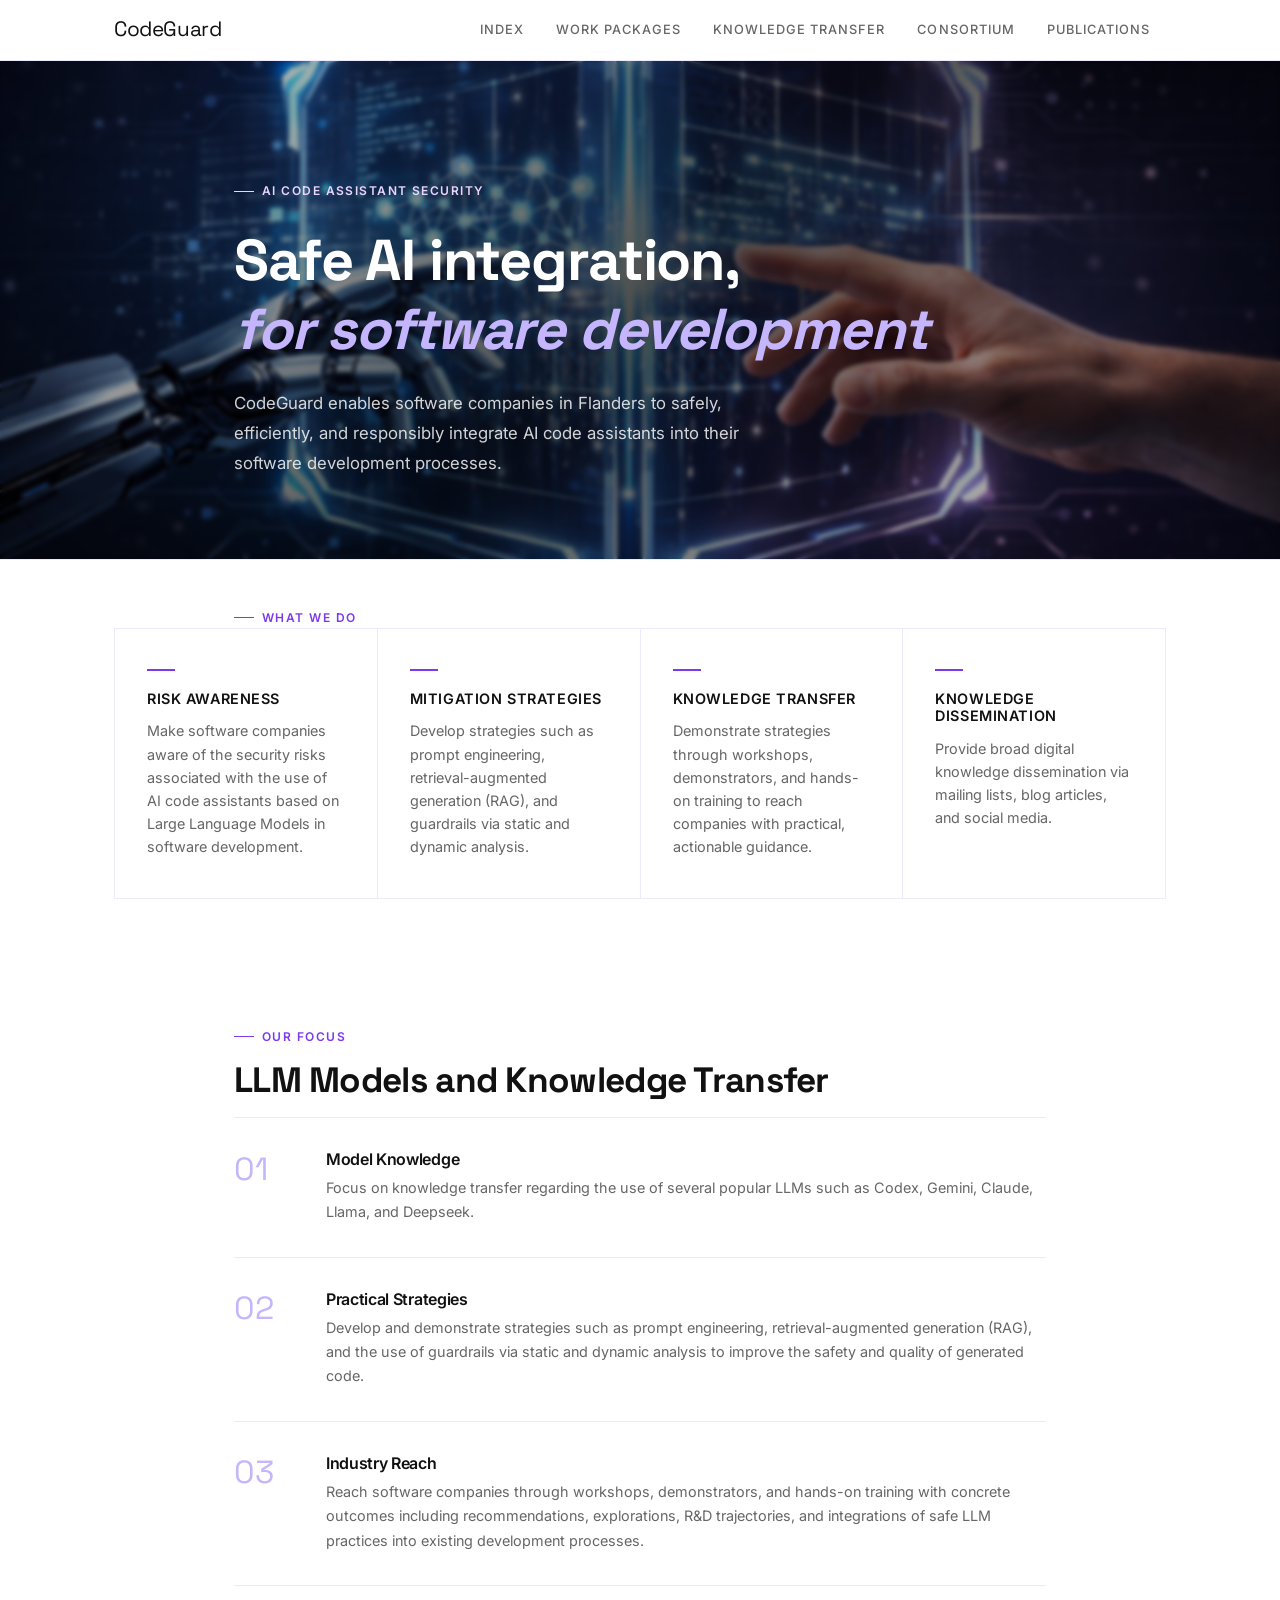
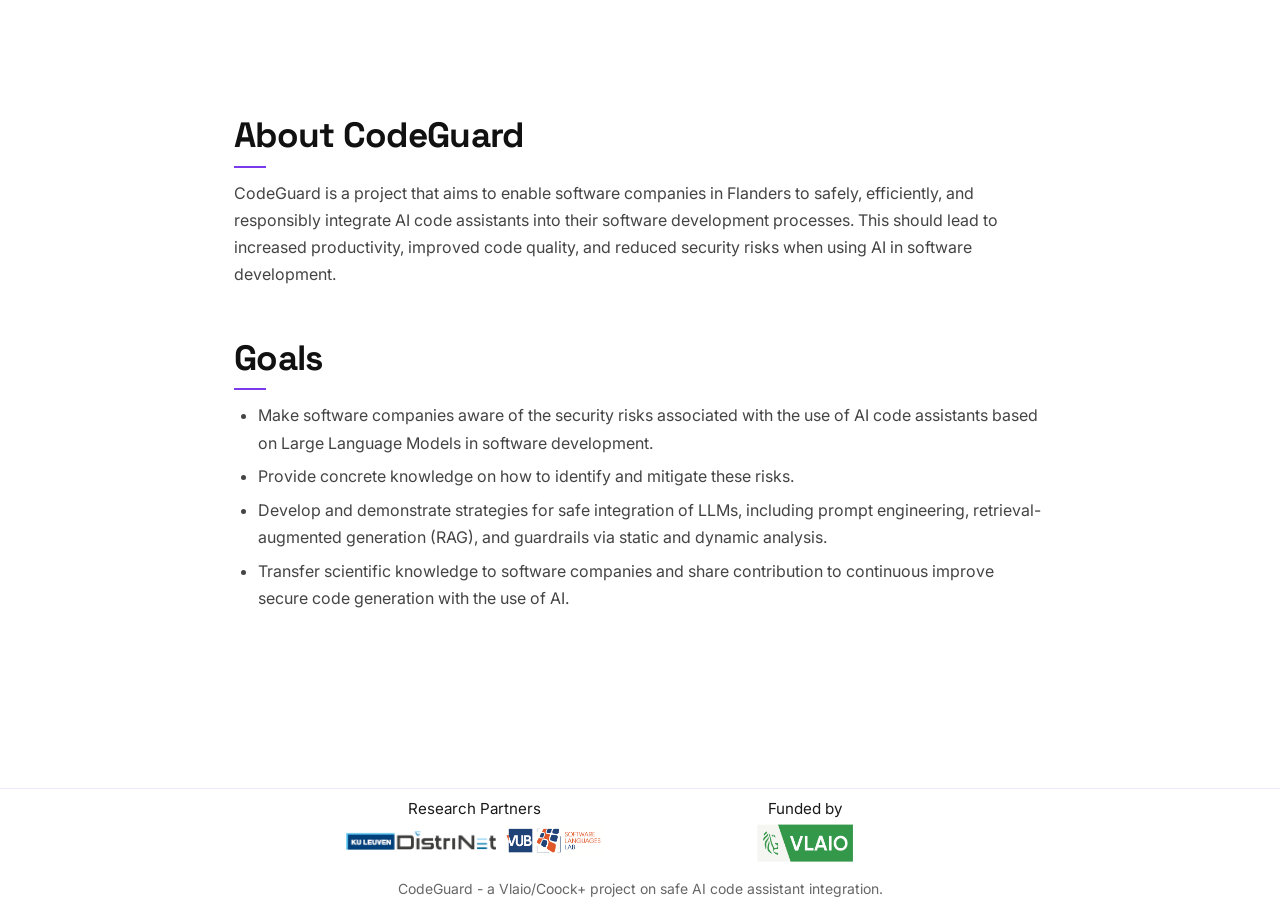
<file: index.html>
<!doctype html>
<html lang="en">

<head>
    <meta charset="utf-8" />
    <meta name="viewport" content="width=device-width, initial-scale=1" />
    <title>
        CodeGuard — Safe Deployment of AI Code Assistants in Software
        Development
    </title>
    <meta name="description"
        content="CodeGuard enables software companies in Flanders to safely, efficiently, and responsibly integrate AI code assistants into their software development processes." />
    <link rel="stylesheet" href="style.css" />
</head>

<body>
    <header class="site-header">
        <div class="container--wide">
            <div class="nav-inner">
                <a class="site-brand" href="index.html">CodeGuard</a>
                <input type="checkbox" id="nav-toggle" class="nav-toggle">
                <label for="nav-toggle" class="nav-toggle-label">
                    <span></span>
                </label>
                <nav class="site-nav">
                    <a href="index.html">Index</a>
                    <a href="workpackages.html">Work Packages</a>
                    <a href="knowledge-transfer.html">Knowledge Transfer</a>
                    <a href="consortium.html">Consortium</a>
                    <a href="publications.html">Publications</a>
                </nav>
            </div>
        </div>
    </header>

    <main>
        <!-- Hero -->
        <section class="hero">
            <div class="container">
                <div class="hero__label">AI Code Assistant Security</div>
                <h1>
                    Safe AI integration,<br /><em>for software development</em>
                </h1>
                <p class="hero__sub">
                    CodeGuard enables software companies in Flanders to
                    safely, efficiently, and responsibly integrate AI code
                    assistants into their software development processes.
                </p>
            </div>
        </section>

        <!-- Key capabilities -->
        <section class="section--sm">
            <div class="container">
                <p class="section-label">What we do</p>
            </div>
            <div class="container--wide">
                <div class="feature-grid">
                    <div class="feature-card">
                        <div class="feature-card__marker"></div>
                        <h3>Risk Awareness</h3>
                        <p>
                            Make software companies aware of the security
                            risks associated with the use of AI code
                            assistants based on Large Language Models in
                            software development.
                        </p>
                    </div>
                    <div class="feature-card">
                        <div class="feature-card__marker"></div>
                        <h3>Mitigation Strategies</h3>
                        <p>
                            Develop strategies such as prompt engineering,
                            retrieval-augmented generation (RAG), and
                            guardrails via static and dynamic analysis.
                        </p>
                    </div>
                    <div class="feature-card">
                        <div class="feature-card__marker"></div>
                        <h3>Knowledge Transfer</h3>
                        <p>
                            Demonstrate strategies through workshops,
                            demonstrators, and hands-on training to reach
                            companies with practical, actionable guidance.
                        </p>
                    </div>
                    <div class="feature-card">
                        <div class="feature-card__marker"></div>
                        <h3>Knowledge Dissemination</h3>
                        <p>
                            Provide broad digital knowledge dissemination
                            via mailing lists, blog articles, and social
                            media.
                        </p>
                    </div>
                </div>
            </div>
        </section>

        <!-- Three-level approach -->
        <section class="section" id="about">
            <div class="container">
                <p class="section-label">Our focus</p>
                <h2>LLM Models and Knowledge Transfer</h2>
                <div class="step-list">
                    <div class="step-item">
                        <div class="step-number">01</div>
                        <div class="step-content">
                            <h3>Model Knowledge</h3>
                            <p>
                                Focus on knowledge transfer regarding the
                                use of several popular LLMs such as Codex,
                                Gemini, Claude, Llama, and Deepseek.
                            </p>
                        </div>
                    </div>
                    <div class="step-item">
                        <div class="step-number">02</div>
                        <div class="step-content">
                            <h3>Practical Strategies</h3>
                            <p>
                                Develop and demonstrate strategies such as
                                prompt engineering, retrieval-augmented
                                generation (RAG), and the use of guardrails
                                via static and dynamic analysis to improve
                                the safety and quality of generated code.
                            </p>
                        </div>
                    </div>
                    <div class="step-item">
                        <div class="step-number">03</div>
                        <div class="step-content">
                            <h3>Industry Reach</h3>
                            <p>
                                Reach software companies through
                                workshops, demonstrators, and hands-on
                                training with concrete outcomes including
                                recommendations, explorations, R&D
                                trajectories, and integrations of safe LLM
                                practices into existing development
                                processes.
                            </p>
                        </div>
                    </div>
                </div>
            </div>
        </section>

        <!-- About prose -->
        <section class="section" style="padding-top: 0">
            <div class="container prose">
                <h2>About CodeGuard</h2>
                <p>
                    CodeGuard is a project that aims to enable software
                    companies in Flanders to safely, efficiently, and
                    responsibly integrate AI code assistants into their
                    software development processes. This should lead to
                    increased productivity, improved code quality, and
                    reduced security risks when using AI in software
                    development.
                </p>

                <h2>Goals</h2>
                <ul>
                    <li>
                        Make software companies aware of the security risks
                        associated with the use of AI code assistants based
                        on Large Language Models in software development.
                    </li>
                    <li>
                        Provide concrete knowledge on how to identify and
                        mitigate these risks.
                    </li>
                    <li>
                        Develop and demonstrate strategies for safe
                        integration of LLMs, including prompt engineering,
                        retrieval-augmented generation (RAG), and guardrails
                        via static and dynamic analysis.
                    </li>
                    <li>
                        Transfer scientific knowledge to software companies and share contribution to continuous improve
                        secure code generation with the use of AI.
                    </li>
                </ul>
            </div>
        </section>
    </main>

    <footer class="site-footer" style="padding: 0.5em 0 0.5em 0; font-size: 0.95em">
        <div class="wrapper" style="padding: 0">
            <div class="footer-row" style="
                        display: flex;
                        flex-direction: row;
                        align-items: flex-start;
                        justify-content: center;
                        gap: 2em;
                        flex-wrap: nowrap;
                    ">
                <!-- Research Partners Column -->
                <div style="
                            display: flex;
                            flex-direction: column;
                            align-items: center;
                            flex: 1;
                            min-width: 220px;
                            max-width: 300px;
                        ">
                    <div class="footer-partners-title" style="
                                font-size: 1em;
                                text-align: center;
                                margin-bottom: 0.1em;
                            ">
                        Research Partners
                    </div>
                    <div class="footer-logos" style="
                                display: flex;
                                gap: 0.5em;
                                align-items: center;
                                justify-content: center;
                                width: 100%;
                            ">
                        <a href="https://research.kuleuven.be/portal/en/unit/57194442" target="_blank"
                            rel="noopener noreferrer" title="KU Leuven DistriNet">
                            <img src="/assets/images/kul_distrinet.png" alt="KU Leuven DistriNet"
                                style="max-height: 50px; max-width: 150px" />
                        </a>
                        <a href="https://soft.vub.ac.be/" target="_blank" rel="noopener noreferrer"
                            title="VUB Software Languages Lab">
                            <img src="/assets/images/vub_soft.png" alt="VUB Software Languages Lab"
                                style="max-height: 40px; max-width: 100px" />
                        </a>
                    </div>
                </div>
                <!-- Funded By Column -->
                <div style="
                            display: flex;
                            flex-direction: column;
                            align-items: center;
                            flex: 1;
                            min-width: 220px;
                            max-width: 300px;
                        ">
                    <div class="footer-partners-title" style="
                                font-size: 1em;
                                text-align: center;
                                margin-bottom: 0.1em;
                            ">
                        Funded by
                    </div>
                    <div class="footer-logo-funded" style="
                                display: flex;
                                align-items: center;
                                justify-content: center;
                                width: 100%;
                            ">
                        <a href="https://www.vlaio.be/" target="_blank" rel="noopener noreferrer"
                            title="VLAIO - Flanders Innovation & Entrepreneurship">
                            <img src="/assets/images/vlaio.png" alt="VLAIO"
                                style="max-height: 38px; max-width: 110px" />
                        </a>
                    </div>
                </div>
            </div>
            <div style="
                        text-align: center;
                        font-size: 0.92em;
                        color: #666;
                        margin-top: 0.5em;
                    ">
                CodeGuard - a Vlaio/Coock+ project on safe AI code assistant
                integration.
            </div>
        </div>
    </footer>
</body>

</html>
</file>
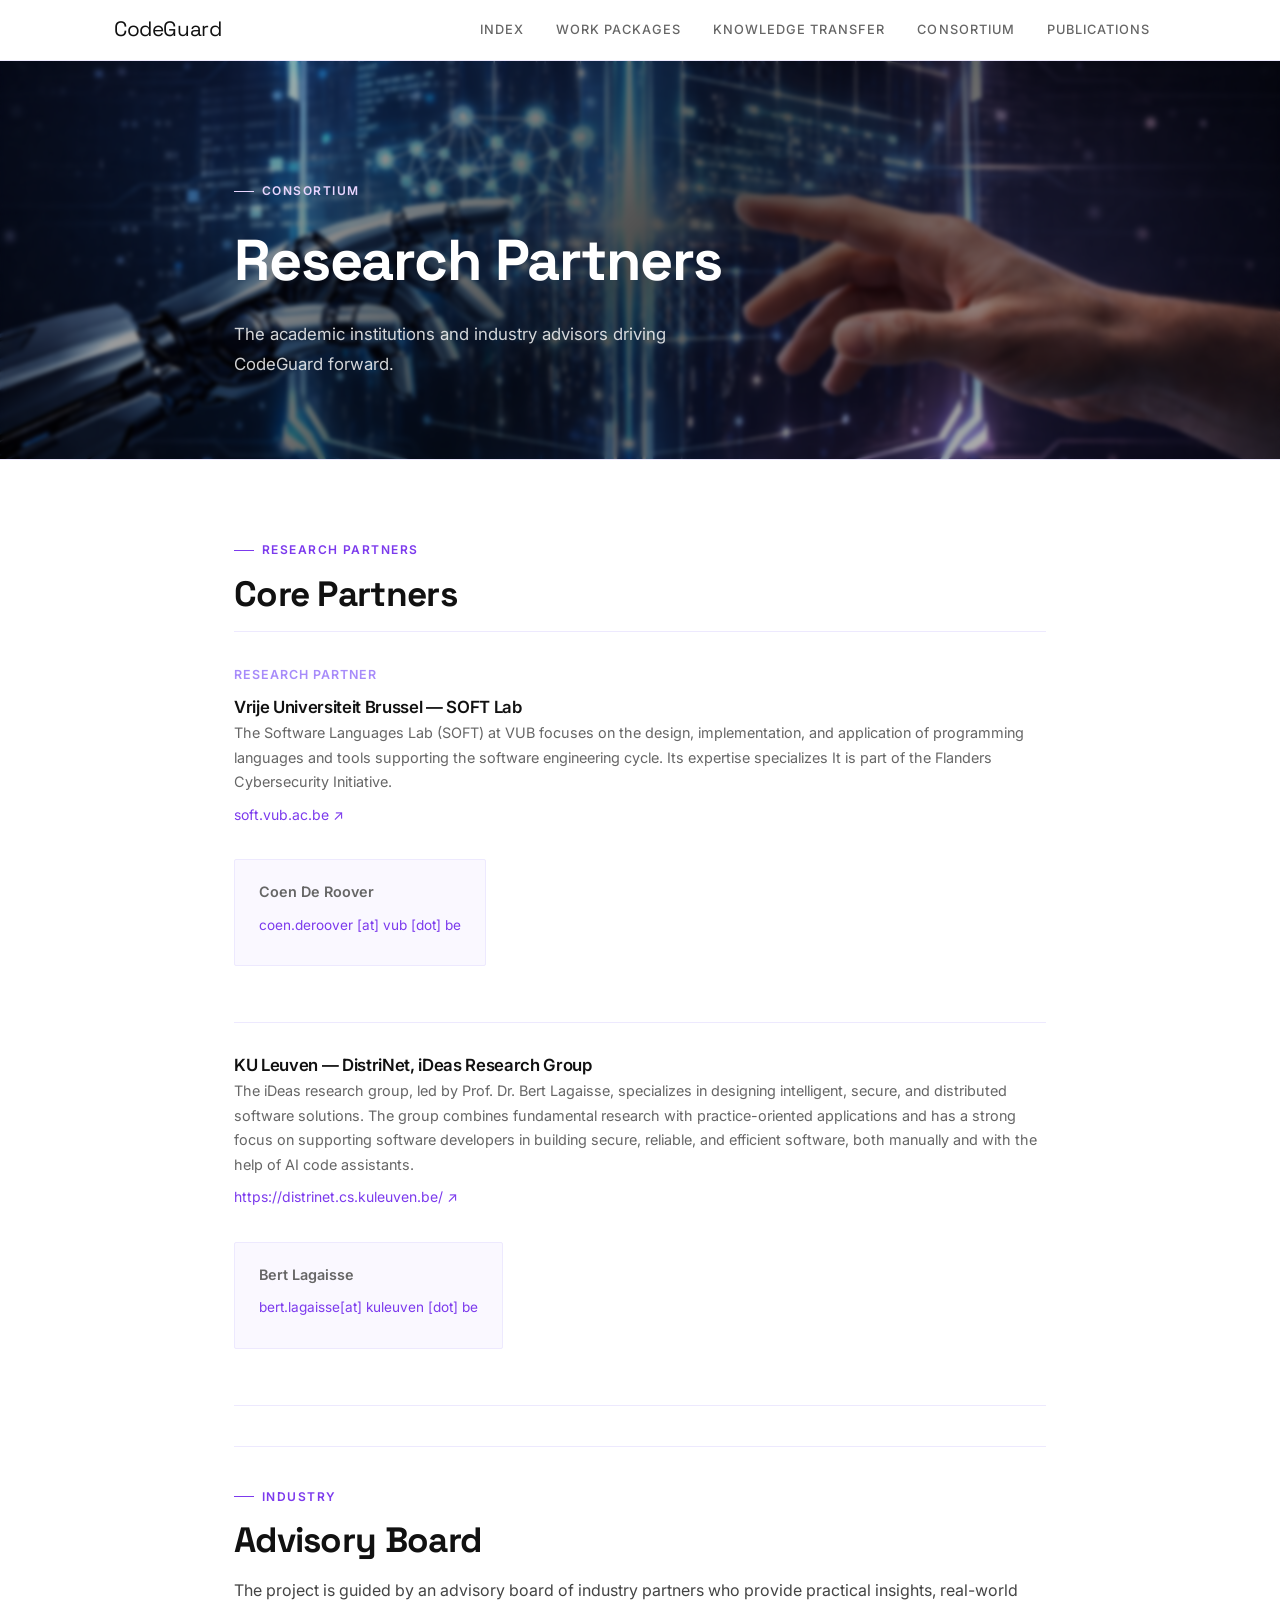
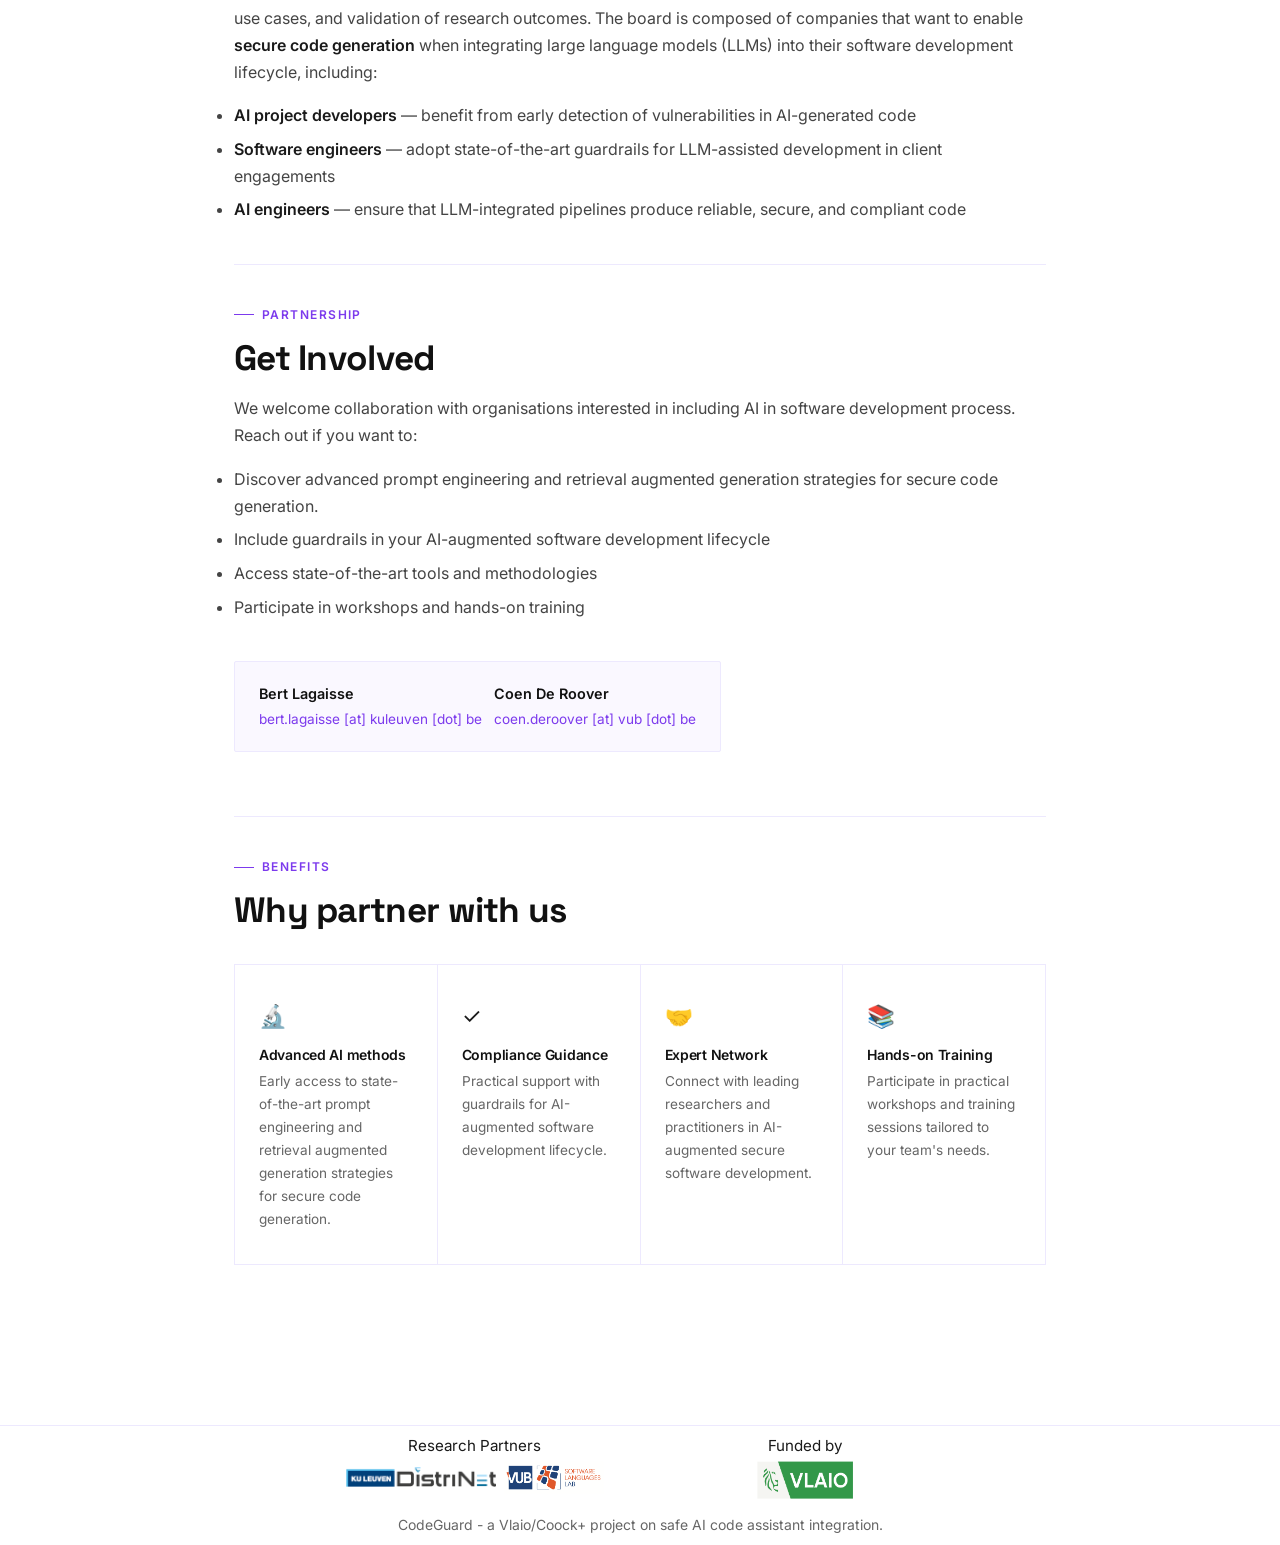
<file: consortium.html>
<!DOCTYPE html>
<html lang="en">

<head>
  <meta charset="utf-8">
  <meta name="viewport" content="width=device-width, initial-scale=1">
  <title>Consortium — CodeGuard</title>
  <meta name="description" content="The research institutions and industry partners driving the CodeGuard project.">
  <link rel="stylesheet" href="style.css">
</head>

<body>

  <header class="site-header">
    <div class="container--wide">
      <div class="nav-inner">
        <a class="site-brand" href="index.html">CodeGuard</a>
        <input type="checkbox" id="nav-toggle" class="nav-toggle">
        <label for="nav-toggle" class="nav-toggle-label">
            <span></span>
        </label>
        <nav class="site-nav">
          <a href="index.html">Index</a>
          <a href="workpackages.html">Work Packages</a>
          <a href="knowledge-transfer.html">Knowledge Transfer</a>
          <a href="consortium.html">Consortium</a>
          <a href="publications.html">Publications</a>
        </nav>
      </div>
    </div>
  </header>

  <main>

    <div class="hero">
      <div class="container">
        <p class="hero__label">Consortium</p>
        <h1>Research Partners</h1>
        <p class="hero__sub">The academic institutions and industry advisors driving CodeGuard forward.</p>
      </div>
    </div>

    <section class="section">
      <div class="container">

        <p class="section-label">Research Partners</p>
        <h2>Core Partners</h2>

        <div class="card-list">
          <div class="partner-card">
            <p class="partner-role">Research Partner</p>
            <h3>Vrije Universiteit Brussel — SOFT Lab</h3>
            <p>
              The Software Languages Lab (SOFT) at VUB focuses on the design, implementation, and
              application of programming languages and tools supporting the software engineering cycle. Its expertise
              specializes
              It is part of the Flanders Cybersecurity Initiative.
            </p>
            <p>
              <a href="https://soft.vub.ac.be/" target="_blank" rel="noopener noreferrer">
                soft.vub.ac.be ↗
              </a>
            </p>
            <div class="contact-box">
              <div>
                <p class="contact-box__name">Coen De Roover</p>
                <p class="contact-box__detail">
                  <a href="#" onclick="window.location.href='mailto:'+'coen.deroover'+'@'+'vub.be';return false;">
                    coen.deroover [at] vub [dot] be
                  </a>
                </p>
              </div>
            </div>
          </div>

          <div class="partner-card">
            <h3>KU Leuven — DistriNet, iDeas Research Group</h3>
            <p>
              The iDeas research group, led by Prof. Dr. Bert Lagaisse, specializes in designing intelligent, secure,
              and distributed software solutions.
              The group combines fundamental research with practice-oriented applications and has a strong focus on
              supporting software developers
              in building secure, reliable, and efficient software, both manually and with the help of AI code
              assistants.
            </p>
            <p>
              <a href="https://distrinet.cs.kuleuven.be/" target="_blank" rel="noopener noreferrer">
                https://distrinet.cs.kuleuven.be/ ↗
              </a>
            </p>
            <div class="contact-box">
              <div>
                <p class="contact-box__name"> Bert Lagaisse</p>
                <p class="contact-box__detail">
                  <a href="#" onclick="window.location.href='mailto:'+'bert.lagaisse'+'@'+'kuleuven.be';return false;">
                    bert.lagaisse[at] kuleuven [dot] be
                  </a>
                </p>
              </div>
            </div>
          </div>



        </div>

        <hr>

        <p class="section-label">Industry</p>
        <h2>Advisory Board</h2>
        <p>
          The project is guided by an advisory board of industry partners who provide practical
          insights, real-world use cases, and validation of research outcomes.
          The board is composed of companies that want to enable <strong>secure code generation</strong>
          when integrating large language models (LLMs) into their software development lifecycle, including:
        </p>
        <ul style="margin: 1rem 0 2.5rem;">
          <li><strong>AI project developers</strong> — benefit from early detection of vulnerabilities in AI-generated
            code</li>
          <li><strong>Software engineers</strong> — adopt state-of-the-art guardrails for LLM-assisted development in
            client engagements</li>
          <li><strong>AI engineers</strong> — ensure that LLM-integrated pipelines produce reliable, secure, and
            compliant code</li>
        </ul>

        <hr>

        <p class="section-label">Partnership</p>
        <h2>Get Involved</h2>
        <p>We welcome collaboration with organisations interested in including AI in software development process. Reach
          out if you want to:</p>
        <ul style="margin: 1rem 0;">
          <li>Discover advanced prompt engineering and retrieval augmented generation strategies for secure code
            generation.</li>
          <li>Include guardrails in your AI-augmented software development lifecycle</li>
          <li>Access state-of-the-art tools and methodologies</li>
          <li>Participate in workshops and hands-on training</li>
        </ul>

        <div class="contact-box" style="margin-top:1.5rem;">

          <div>

            <p class="contact-box__name">Bert Lagaisse</p>
            <p class="contact-box__detail">
              <a href="#" onclick="window.location.href='mailto:'+'bert.lagaisse'+'@'+'kuleuven.be';return false;">
                bert.lagaisse [at] kuleuven [dot] be
              </a>
            </p>
          </div>
          <div>
            <p class="contact-box__name">Coen De Roover</p>
            <p class="contact-box__detail">
              <a href="#" onclick="window.location.href='mailto:'+'coen.deroover'+'@'+'vub.be';return false;">
                coen.deroover [at] vub [dot] be
              </a>
            </p>
          </div>
        </div>

        <hr>

        <p class="section-label">Benefits</p>
        <h2>Why partner with us</h2>

        <div class="benefit-grid">
          <div class="benefit-item">
            <div class="benefit-item__icon">🔬</div>
            <h4>Advanced AI methods</h4>
            <p>Early access to state-of-the-art prompt engineering and retrieval augmented generation strategies for
              secure code generation.</p>
          </div>
          <div class="benefit-item">
            <div class="benefit-item__icon">✓</div>
            <h4>Compliance Guidance</h4>
            <p>Practical support with guardrails for AI-augmented software development lifecycle.</p>
          </div>
          <div class="benefit-item">
            <div class="benefit-item__icon">🤝</div>
            <h4>Expert Network</h4>
            <p>Connect with leading researchers and practitioners in AI-augmented secure software development.</p>
          </div>
          <div class="benefit-item">
            <div class="benefit-item__icon">📚</div>
            <h4>Hands-on Training</h4>
            <p>Participate in practical workshops and training sessions tailored to your team's needs.</p>
          </div>
        </div>

      </div>
    </section>

  </main>


  <footer class="site-footer" style="padding: 0.5em 0 0.5em 0; font-size: 0.95em">
    <div class="wrapper" style="padding: 0">
      <div class="footer-row" style="
                        display: flex;
                        flex-direction: row;
                        align-items: flex-start;
                        justify-content: center;
                        gap: 2em;
                        flex-wrap: nowrap;
                    ">
        <!-- Research Partners Column -->
        <div style="
                            display: flex;
                            flex-direction: column;
                            align-items: center;
                            flex: 1;
                            min-width: 220px;
                            max-width: 300px;
                        ">
          <div class="footer-partners-title" style="
                                font-size: 1em;
                                text-align: center;
                                margin-bottom: 0.1em;
                            ">
            Research Partners
          </div>
          <div class="footer-logos" style="
                                display: flex;
                                gap: 0.5em;
                                align-items: center;
                                justify-content: center;
                                width: 100%;
                            ">
            <a href="https://research.kuleuven.be/portal/en/unit/57194442" target="_blank" rel="noopener noreferrer"
              title="KU Leuven DistriNet">
              <img src="/assets/images/kul_distrinet.png" alt="KU Leuven DistriNet"
                style="max-height: 50px; max-width: 150px" />
            </a>
            <a href="https://soft.vub.ac.be/" target="_blank" rel="noopener noreferrer"
              title="VUB Software Languages Lab">
              <img src="/assets/images/vub_soft.png" alt="VUB Software Languages Lab"
                style="max-height: 40px; max-width: 100px" />
            </a>
          </div>
        </div>
        <!-- Funded By Column -->
        <div style="
                            display: flex;
                            flex-direction: column;
                            align-items: center;
                            flex: 1;
                            min-width: 220px;
                            max-width: 300px;
                        ">
          <div class="footer-partners-title" style="
                                font-size: 1em;
                                text-align: center;
                                margin-bottom: 0.1em;
                            ">
            Funded by
          </div>
          <div class="footer-logo-funded" style="
                                display: flex;
                                align-items: center;
                                justify-content: center;
                                width: 100%;
                            ">
            <a href="https://www.vlaio.be/" target="_blank" rel="noopener noreferrer"
              title="VLAIO - Flanders Innovation & Entrepreneurship">
              <img src="/assets/images/vlaio.png" alt="VLAIO" style="max-height: 38px; max-width: 110px" />
            </a>
          </div>
        </div>
      </div>
      <div style="
                        text-align: center;
                        font-size: 0.92em;
                        color: #666;
                        margin-top: 0.5em;
                    ">
        CodeGuard - a Vlaio/Coock+ project on safe AI code assistant
        integration.
      </div>
    </div>
  </footer>

</body>

</html>
</file>
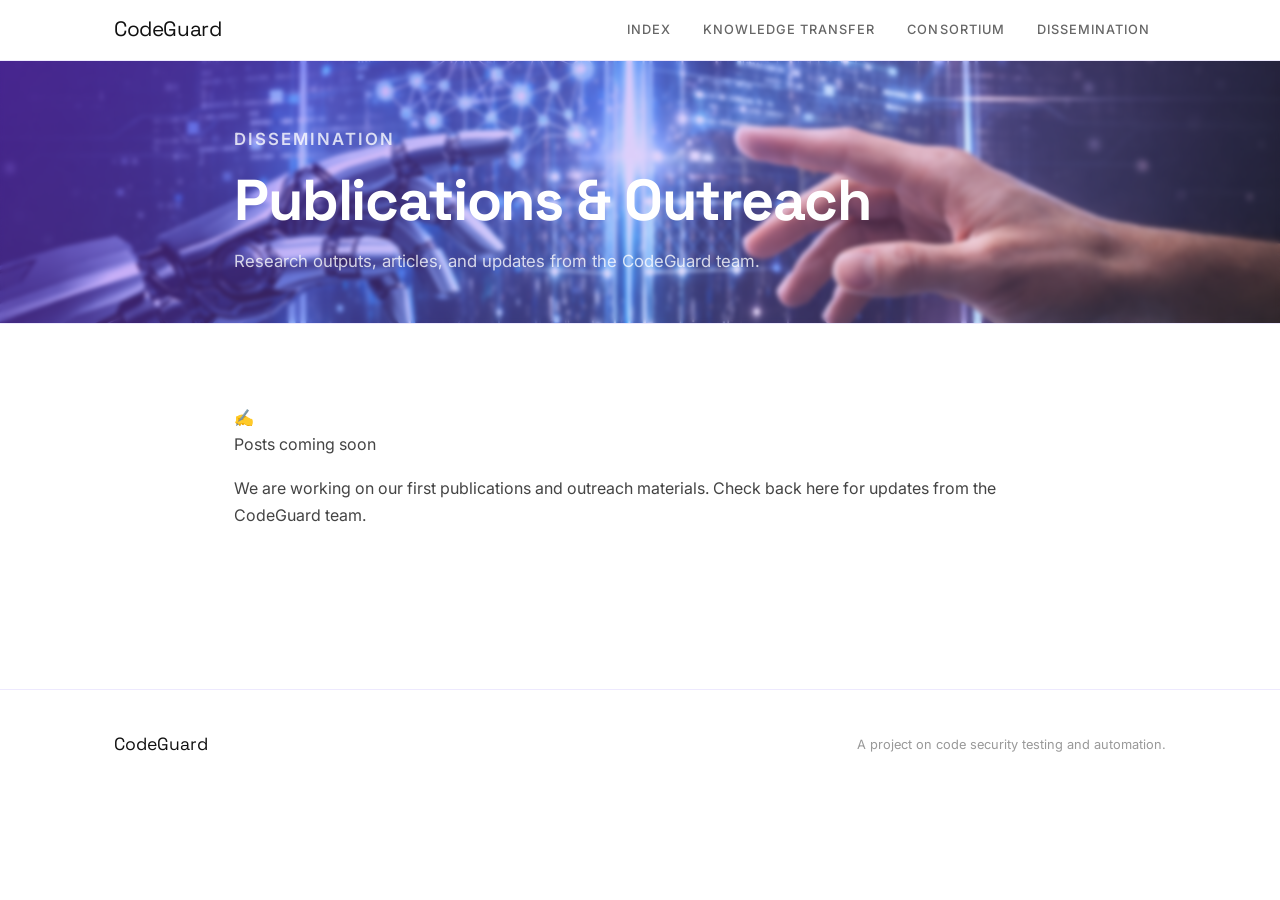
<file: dissemination.html>
<!DOCTYPE html>
<html lang="en">

<head>
  <meta charset="utf-8">
  <meta name="viewport" content="width=device-width, initial-scale=1">
  <title>Dissemination — CodeGuard</title>
  <meta name="description" content="Insights, updates, and research notes from the CodeGuard team.">
  <link rel="stylesheet" href="style.css">
</head>

<body>

  <header class="site-header">
    <div class="container--wide">
      <div class="nav-inner">
        <a class="site-brand" href="index.html">CodeGuard</a>
        <nav class="site-nav">
          <a href="index.html">Index</a>
          <a href="knowledge-transfer.html">Knowledge Transfer</a>
          <a href="consortium.html">Consortium</a>
          <a href="dissemination.html">Dissemination</a>
        </nav>
      </div>
    </div>
  </header>

  <main>

    <div class="page-hero">
      <div class="container">
        <p class="page-hero__label">Dissemination</p>
        <h1>Publications &amp; Outreach</h1>
        <p>Research outputs, articles, and updates from the CodeGuard team.</p>
      </div>
    </div>

    <section class="section">
      <div class="container">

        <!-- ═══════════════════════════════════════════
             BLOG POSTS — to be replaced with real content.
             See _templates/blog.html for the post card structure.
             At the moment, a placeholder "coming soon" label has been added.
             ═══════════════════════════════════════════ -->
        <div class="notice notice--warning">
          <span class="notice__icon">✍️</span>
          <div>
            <p class="notice__title">Posts coming soon</p>
            <p class="notice__body">
              We are working on our first publications and outreach materials.
              Check back here for updates from the CodeGuard team.
            </p>
          </div>
        </div>

      </div>
    </section>

  </main>

  <footer class="site-footer">
    <div class="container--wide">
      <div class="footer-inner">
        <span class="footer-brand">CodeGuard</span>
        <span class="footer-copy">A project on code security testing and automation.</span>
      </div>
    </div>
  </footer>

</body>

</html>
</file>
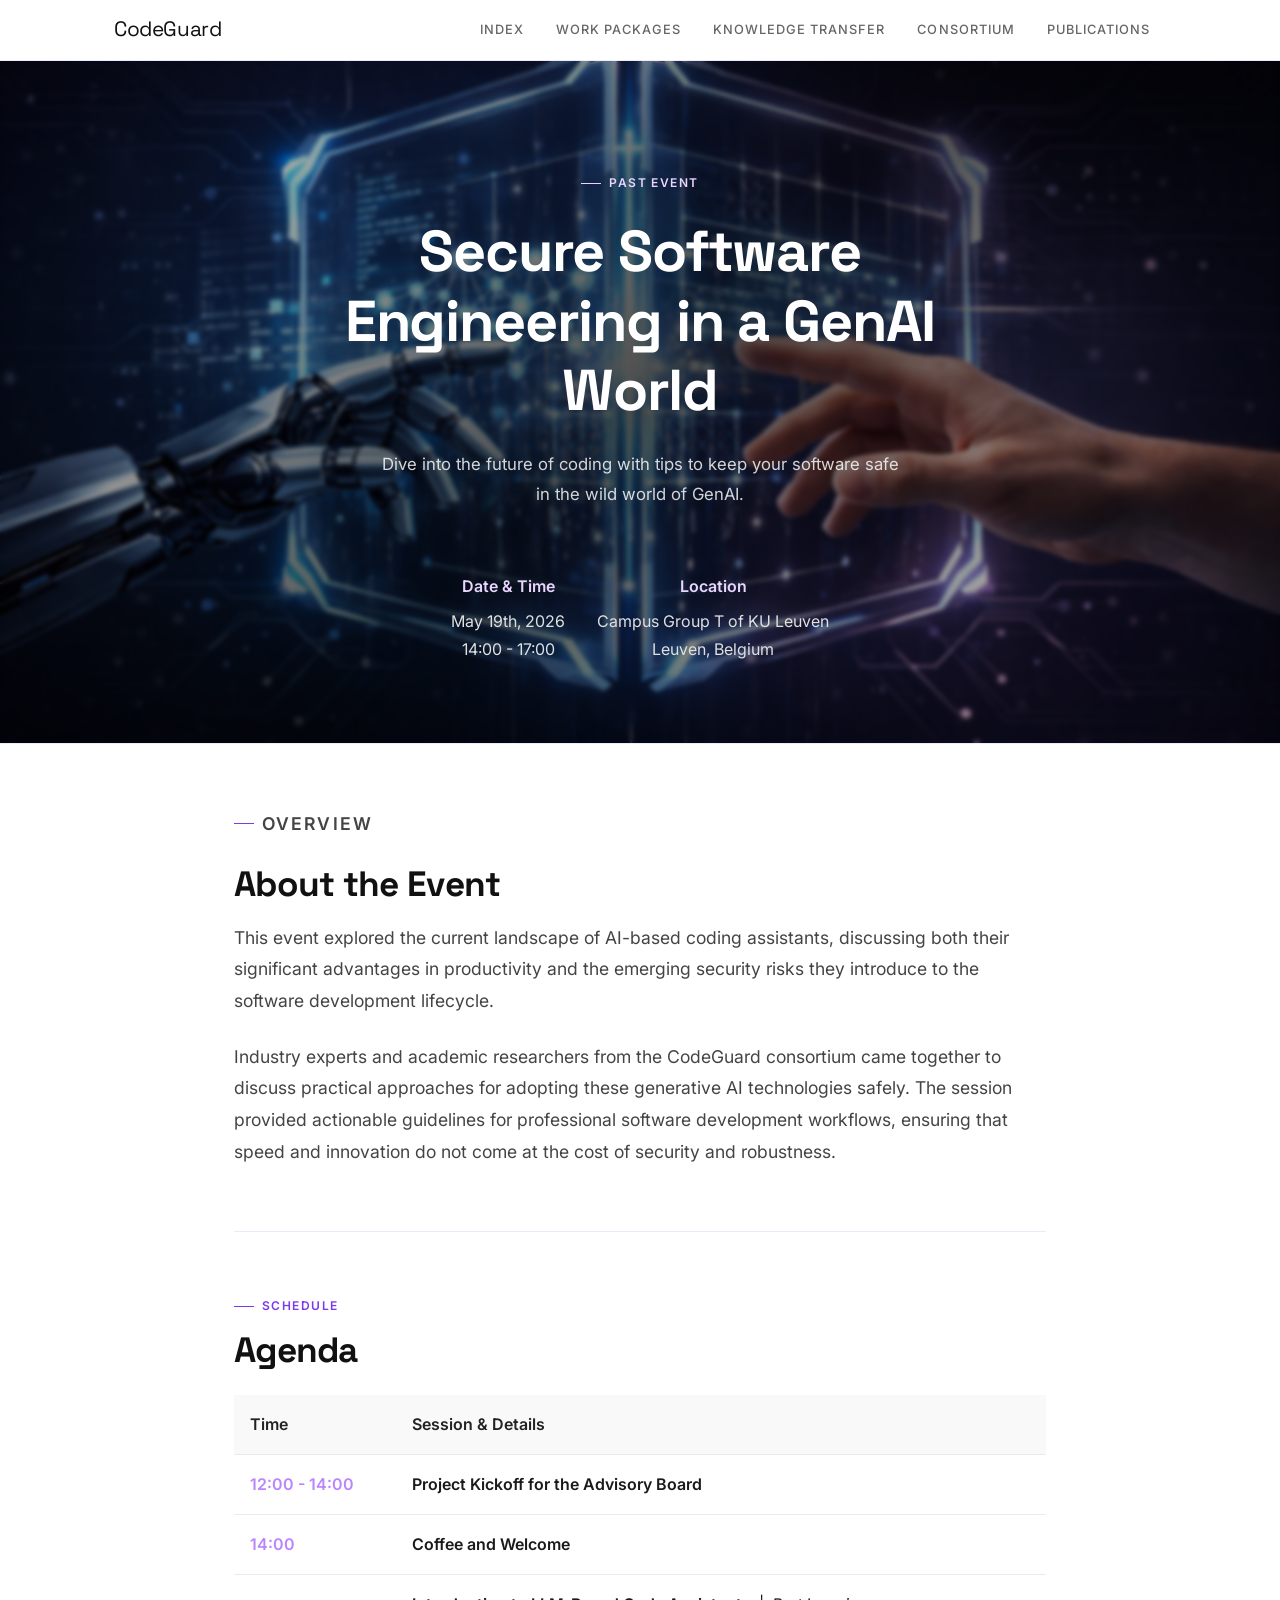
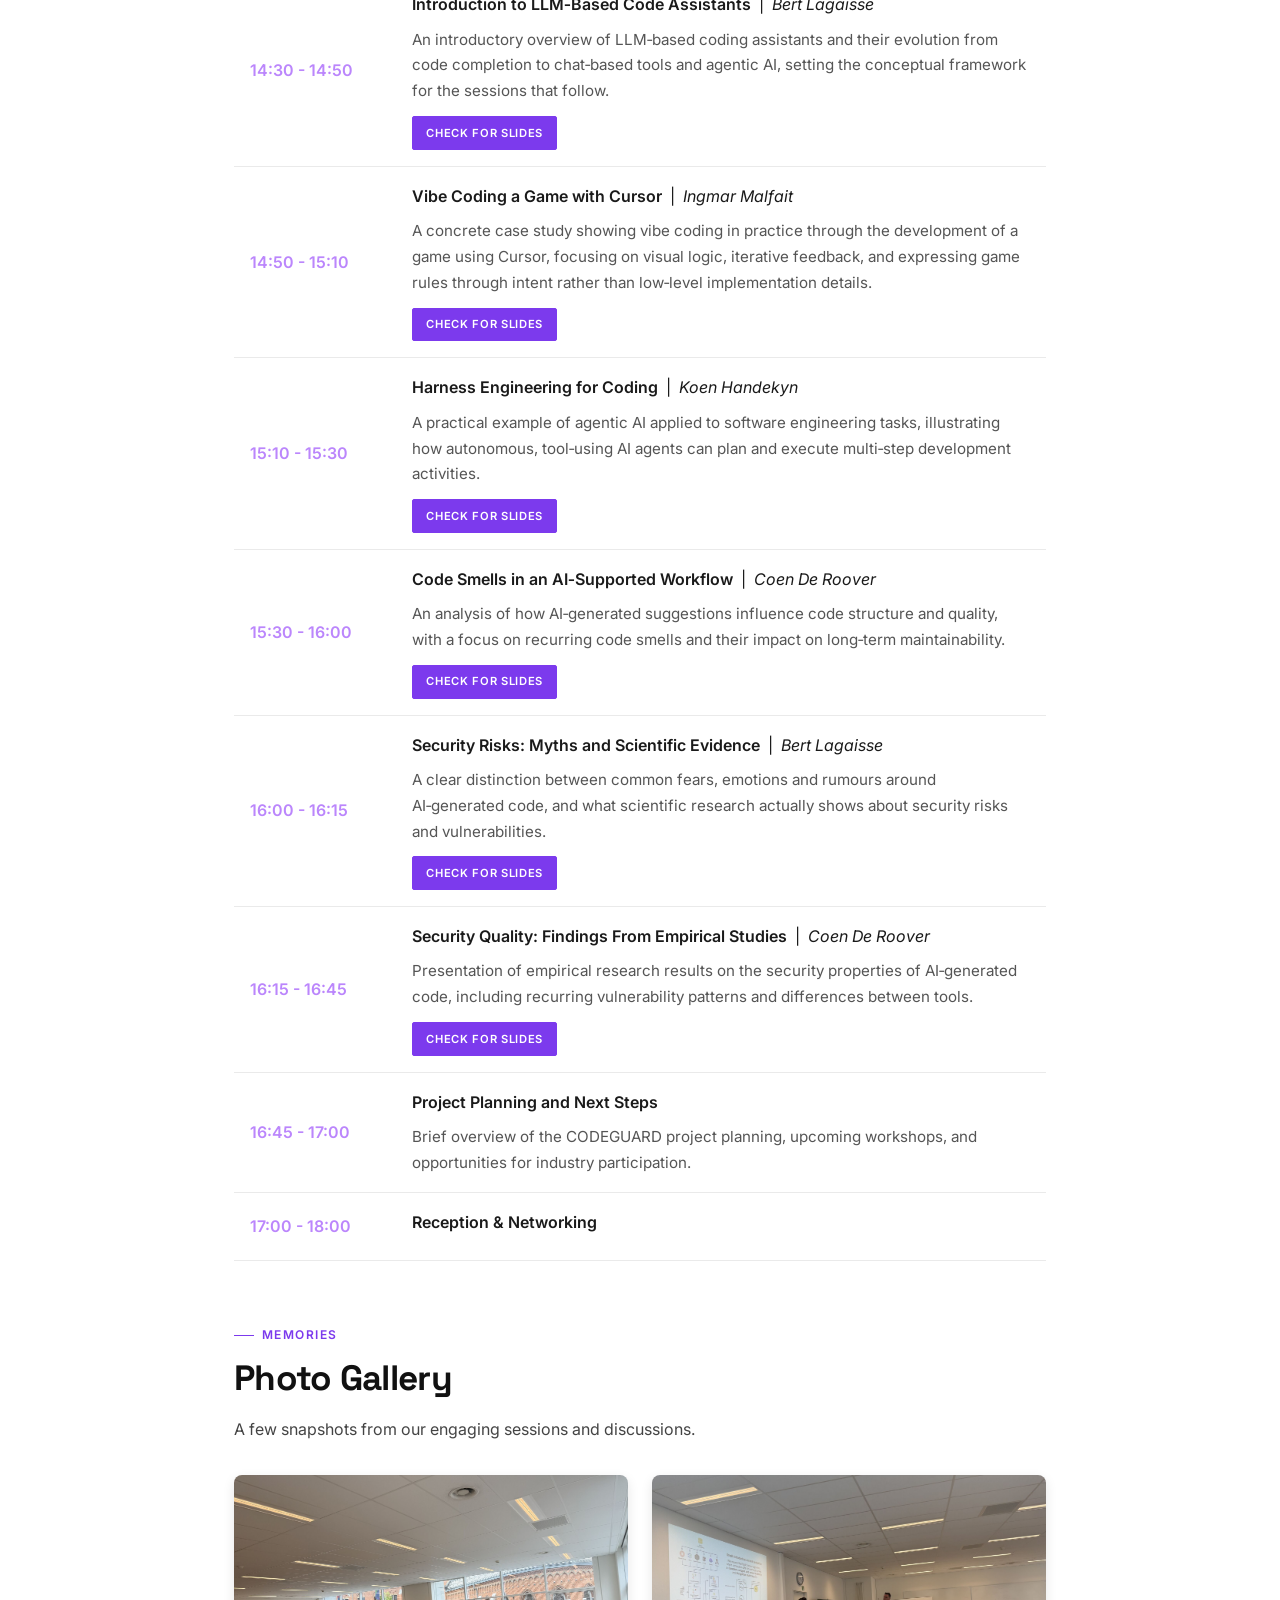
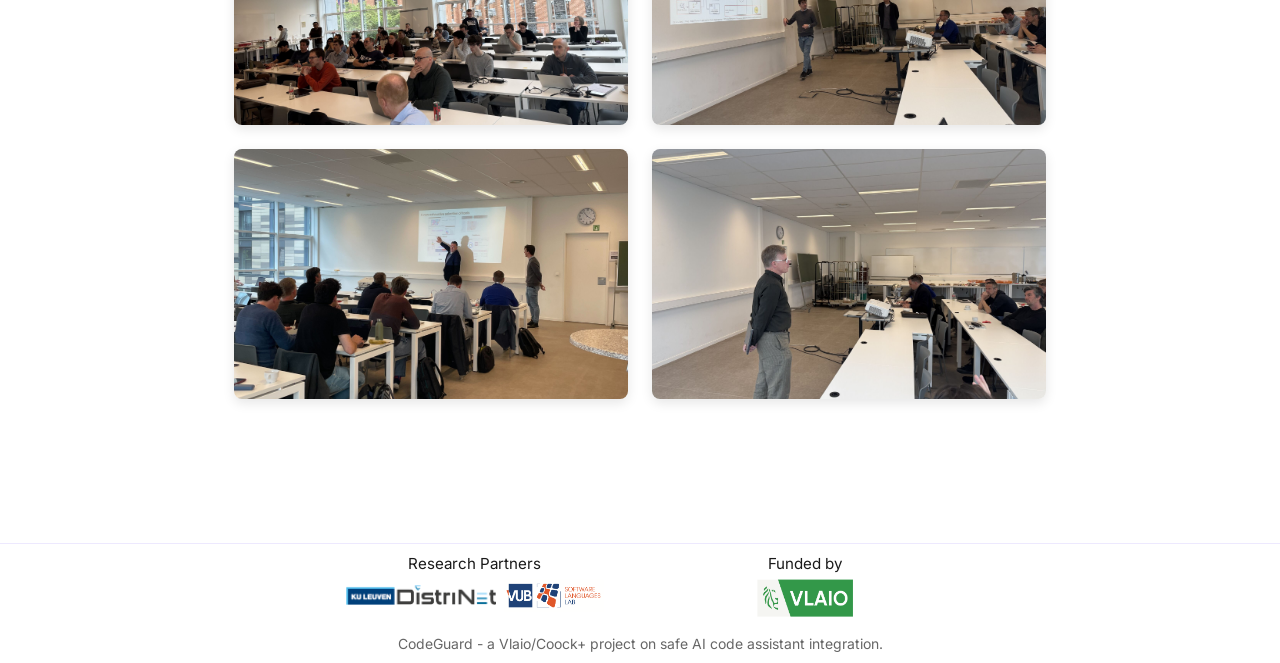
<file: event-genai-2026.html>
<!DOCTYPE html>
<html lang="en">

<head>
  <meta charset="utf-8">
  <meta name="viewport" content="width=device-width, initial-scale=1">
  <title>Secure Software Engineering in a GenAI World — CodeGuard</title>
  <meta name="description" content="Past event details for Secure Software Engineering in a GenAI World.">
  <link rel="stylesheet" href="style.css">
  <style>
    /* Specific styles for the event page */

    .event-meta-info {
      display: flex;
      flex-wrap: wrap;
      justify-content: center;
      gap: 2rem;
      margin-top: 2rem;
      font-size: 1rem;
      color: #e0e0e0;
    }

    .event-meta-item {
      display: flex;
      flex-direction: column;
      align-items: center;
      gap: 0.5rem;
    }

    .event-meta-item strong {
      color: #e9d5ff;
    }

    .event-content-section {
      padding: 4rem 0;
    }

    .event-overview {
      margin-bottom: 4rem;
    }

    .event-overview p {
      font-size: 1.1rem;
      line-height: 1.8;
      color: #444;
      margin-bottom: 1.5rem;
    }

    .event-agenda {
      margin-bottom: 4rem;
    }

    .agenda-table {
      width: 100%;
      border-collapse: collapse;
      margin-top: 1.5rem;
    }

    .agenda-table th,
    .agenda-table td {
      padding: 1rem;
      text-align: left;
      border-bottom: 1px solid #eaeaea;
    }

    .agenda-table th {
      background-color: #f9f9f9;
      font-weight: 600;
      color: #222;
    }

    .agenda-time {
      font-weight: 600;
      color: #bb86fc;
      white-space: nowrap;
    }

    .hero__sub {
      margin-bottom: 2rem;
    }

    .photo-gallery {
      display: grid;
      grid-template-columns: repeat(auto-fill, minmax(300px, 1fr));
      gap: 1.5rem;
      margin-top: 2rem;
    }

    .photo-gallery img {
      width: 100%;
      height: 250px;
      object-fit: cover;
      border-radius: 8px;
      box-shadow: 0 4px 12px rgba(0, 0, 0, 0.1);
      transition: transform 0.3s ease, box-shadow 0.3s ease;
    }

    .photo-gallery img:hover {
      transform: translateY(-5px);
      box-shadow: 0 8px 20px rgba(0, 0, 0, 0.15);
    }
  </style>
</head>

<body>

  <header class="site-header">
    <div class="container--wide">
      <div class="nav-inner">
        <a class="site-brand" href="index.html">CodeGuard</a>
        <input type="checkbox" id="nav-toggle" class="nav-toggle">
        <label for="nav-toggle" class="nav-toggle-label">
          <span></span>
        </label>
        <nav class="site-nav">
          <a href="index.html">Index</a>
          <a href="workpackages.html">Work Packages</a>
          <a href="knowledge-transfer.html" class="active">Knowledge Transfer</a>
          <a href="consortium.html">Consortium</a>
          <a href="publications.html">Publications</a>
        </nav>
      </div>
    </div>
  </header>

  <main>
    <div class="hero" style="text-align: center;">
      <div class="container" style="display: flex; flex-direction: column; align-items: center;">
        <p class="hero__label">Past Event</p>
        <h1>Secure Software Engineering in a GenAI World</h1>
        <p class="hero__sub">Dive into the future of coding with tips to keep your software safe in the wild world of
          GenAI.</p>

        <div class="event-meta-info">
          <div class="event-meta-item">
            <strong>Date & Time</strong>
            <span>May 19th, 2026<br>14:00 - 17:00</span>
          </div>
          <div class="event-meta-item">
            <strong>Location</strong>
            <span>Campus Group T of KU Leuven<br>Leuven, Belgium</span>
          </div>
        </div>
      </div>
    </div>

    <section class="section event-content-section">
      <div class="container">

        <div class="event-overview">
          <p class="section-label">Overview</p>
          <h2>About the Event</h2>
          <p>
            This event explored the current landscape of AI-based coding assistants, discussing both their significant
            advantages in productivity and the emerging security risks they introduce to the software development
            lifecycle.
          </p>
          <p>
            Industry experts and academic researchers from the CodeGuard consortium came together to discuss practical
            approaches for adopting these generative AI technologies safely. The session provided actionable guidelines
            for professional software development workflows, ensuring that speed and innovation do not come at the cost
            of security and robustness.
          </p>
        </div>

        <hr>

        <div class="event-agenda" style="margin-top: 4rem;">
          <p class="section-label">Schedule</p>
          <h2>Agenda</h2>
          <table class="agenda-table">
            <thead>
              <tr>
                <th style="width: 20%;">Time</th>
                <th style="width: 80%;">Session & Details</th>
              </tr>
            </thead>
            <tbody>
              <tr>
                <td class="agenda-time">12:00 - 14:00</td>
                <td>
                  <strong>Project Kickoff for the Advisory Board</strong>
                </td>
              </tr>
              <tr>
                <td class="agenda-time">14:00</td>
                <td>
                  <strong>Coffee and Welcome</strong>
                </td>
              </tr>
              <tr>
                <td class="agenda-time">14:30 - 14:50</td>
                <td>
                  <strong>Introduction to LLM‑Based Code Assistants</strong> &nbsp;|&nbsp; <em>Bert Lagaisse</em>
                  <div style="margin-top: 0.5rem; font-size: 0.95rem; color: #555;">An introductory overview of
                    LLM‑based coding assistants and their evolution from code completion to chat‑based tools and agentic
                    AI, setting the conceptual framework for the sessions that follow.</div>
                  <div style="margin-top: 0.75rem;">
                    <a href="assets/images/event_images/event_1/material/kickoff_public.pdf" class="btn btn--primary"
                      style="padding: 0.4rem 0.8rem; font-size: 0.7rem;" target="_blank" rel="noopener noreferrer"
                      download>Check for Slides</a>
                  </div>
                </td>
              </tr>
              <tr>
                <td class="agenda-time">14:50 - 15:10</td>
                <td>
                  <strong>Vibe Coding a Game with Cursor</strong> &nbsp;|&nbsp; <em>Ingmar Malfait</em>
                  <div style="margin-top: 0.5rem; font-size: 0.95rem; color: #555;">A concrete case study showing vibe
                    coding in practice through the development of a game using Cursor, focusing on visual logic,
                    iterative feedback, and expressing game rules through intent rather than low‑level implementation
                    details.</div>
                  <div style="margin-top: 0.75rem;">
                    <a href="assets/images/event_images/event_1/material/vibe_Coding.pdf" class="btn btn--primary"
                      style="padding: 0.4rem 0.8rem; font-size: 0.7rem;" target="_blank" rel="noopener noreferrer"
                      download>Check for Slides</a>
                  </div>
                </td>

              </tr>
              <tr>
                <td class="agenda-time">15:10 - 15:30</td>
                <td>
                  <strong>Harness Engineering for Coding</strong> &nbsp;|&nbsp; <em>Koen Handekyn</em>
                  <div style="margin-top: 0.5rem; font-size: 0.95rem; color: #555;">A practical example of agentic AI
                    applied to software engineering tasks, illustrating how autonomous, tool‑using AI agents can plan
                    and execute multi‑step development activities.</div>
                  <div style="margin-top: 0.75rem;">
                    <a href="assets/images/event_images/event_1/material/secure_sw.pptx.pdf" class="btn btn--primary"
                      style="padding: 0.4rem 0.8rem; font-size: 0.7rem;" target="_blank" rel="noopener noreferrer"
                      download>Check for Slides</a>
                  </div>
                </td>

              </tr>
              <tr>
                <td class="agenda-time">15:30 - 16:00</td>
                <td>
                  <strong>Code Smells in an AI‑Supported Workflow</strong> &nbsp;|&nbsp; <em>Coen De Roover</em>
                  <div style="margin-top: 0.5rem; font-size: 0.95rem; color: #555;">An analysis of how AI‑generated
                    suggestions influence code structure and quality, with a focus on recurring code smells and their
                    impact on long‑term maintainability.</div>
                  <div style="margin-top: 0.75rem;">
                    <a href="assets/images/event_images/event_1/material/code_smells.pdf" class="btn btn--primary"
                      style="padding: 0.4rem 0.8rem; font-size: 0.7rem;" target="_blank" rel="noopener noreferrer"
                      download>Check for Slides</a>
                  </div>
                </td>
              </tr>
              <tr>
                <td class="agenda-time">16:00 - 16:15</td>
                <td>
                  <strong>Security Risks: Myths and Scientific Evidence</strong> &nbsp;|&nbsp; <em>Bert Lagaisse</em>
                  <div style="margin-top: 0.5rem; font-size: 0.95rem; color: #555;">A clear distinction between common
                    fears, emotions and rumours around AI‑generated code, and what scientific research actually shows
                    about security risks and vulnerabilities.</div>
                  <div style="margin-top: 0.75rem;">
                    <a href="assets/images/event_images/event_1/material/security_risks.pdf" class="btn btn--primary"
                      style="padding: 0.4rem 0.8rem; font-size: 0.7rem;" target="_blank" rel="noopener noreferrer"
                      download>Check for Slides</a>
                  </div>
                </td>
              </tr>
              <tr>
                <td class="agenda-time">16:15 - 16:45</td>
                <td>
                  <strong>Security Quality: Findings From Empirical Studies</strong> &nbsp;|&nbsp; <em>Coen De
                    Roover</em>
                  <div style="margin-top: 0.5rem; font-size: 0.95rem; color: #555;">Presentation of empirical research
                    results on the security properties of AI‑generated code, including recurring vulnerability patterns
                    and differences between tools.</div>
                  <div style="margin-top: 0.75rem;">
                    <a href="assets/images/event_images/event_1/material/securityquality.pdf" class="btn btn--primary"
                      style="padding: 0.4rem 0.8rem; font-size: 0.7rem;" target="_blank" rel="noopener noreferrer"
                      download>Check for Slides</a>
                  </div>
                </td>
              </tr>
              <tr>
                <td class="agenda-time">16:45 - 17:00</td>
                <td>
                  <strong>Project Planning and Next Steps</strong>
                  <div style="margin-top: 0.5rem; font-size: 0.95rem; color: #555;">Brief overview of the CODEGUARD
                    project planning, upcoming workshops, and opportunities for industry participation.</div>
                </td>
              </tr>
              <tr>
                <td class="agenda-time">17:00 - 18:00</td>
                <td>
                  <strong>Reception & Networking</strong>
                  <div style="margin-top: 0.5rem; font-size: 0.95rem; color: #555;"></div>
                </td>
              </tr>
            </tbody>
          </table>

        </div>


        <div class="event-gallery" style="margin-top: 4rem;">
          <p class="section-label">Memories</p>
          <h2>Photo Gallery</h2>
          <p>A few snapshots from our engaging sessions and discussions.</p>

          <div class="photo-gallery">
            <img src="assets/images/event_images/event_1/gallery/event_gallery_1.jpeg" alt="Event gallery photo 1"
              loading="lazy">
            <img src="assets/images/event_images/event_1/gallery/event_gallery_2.jpeg" alt="Event gallery photo 2"
              loading="lazy">
            <img src="assets/images/event_images/event_1/gallery/event_gallery_3.jpg" alt="Event gallery photo 3"
              loading="lazy">
            <img src="assets/images/event_images/event_1/gallery/event_gallery_4.jpeg" alt="Event gallery photo 4"
              loading="lazy">
          </div>
        </div>

      </div>
    </section>

  </main>

  <footer class="site-footer" style="padding: 0.5em 0 0.5em 0; font-size: 0.95em">
    <div class="wrapper" style="padding: 0">
      <div class="footer-row" style="
                        display: flex;
                        flex-direction: row;
                        align-items: flex-start;
                        justify-content: center;
                        gap: 2em;
                        flex-wrap: nowrap;
                    ">
        <!-- Research Partners Column -->
        <div style="
                            display: flex;
                            flex-direction: column;
                            align-items: center;
                            flex: 1;
                            min-width: 220px;
                            max-width: 300px;
                        ">
          <div class="footer-partners-title" style="
                                font-size: 1em;
                                text-align: center;
                                margin-bottom: 0.1em;
                            ">
            Research Partners
          </div>
          <div class="footer-logos" style="
                                display: flex;
                                gap: 0.5em;
                                align-items: center;
                                justify-content: center;
                                width: 100%;
                            ">
            <a href="https://research.kuleuven.be/portal/en/unit/57194442" target="_blank" rel="noopener noreferrer"
              title="KU Leuven DistriNet">
              <img src="/assets/images/kul_distrinet.png" alt="KU Leuven DistriNet"
                style="max-height: 50px; max-width: 150px" />
            </a>
            <a href="https://soft.vub.ac.be/" target="_blank" rel="noopener noreferrer"
              title="VUB Software Languages Lab">
              <img src="/assets/images/vub_soft.png" alt="VUB Software Languages Lab"
                style="max-height: 40px; max-width: 100px" />
            </a>
          </div>
        </div>
        <!-- Funded By Column -->
        <div style="
                            display: flex;
                            flex-direction: column;
                            align-items: center;
                            flex: 1;
                            min-width: 220px;
                            max-width: 300px;
                        ">
          <div class="footer-partners-title" style="
                                font-size: 1em;
                                text-align: center;
                                margin-bottom: 0.1em;
                            ">
            Funded by
          </div>
          <div class="footer-logo-funded" style="
                                display: flex;
                                align-items: center;
                                justify-content: center;
                                width: 100%;
                            ">
            <a href="https://www.vlaio.be/" target="_blank" rel="noopener noreferrer"
              title="VLAIO - Flanders Innovation & Entrepreneurship">
              <img src="/assets/images/vlaio.png" alt="VLAIO" style="max-height: 38px; max-width: 110px" />
            </a>
          </div>
        </div>
      </div>
      <div style="
                        text-align: center;
                        font-size: 0.92em;
                        color: #666;
                        margin-top: 0.5em;
                    ">
        CodeGuard - a Vlaio/Coock+ project on safe AI code assistant
        integration.
      </div>
    </div>
  </footer>

</body>

</html>
</file>
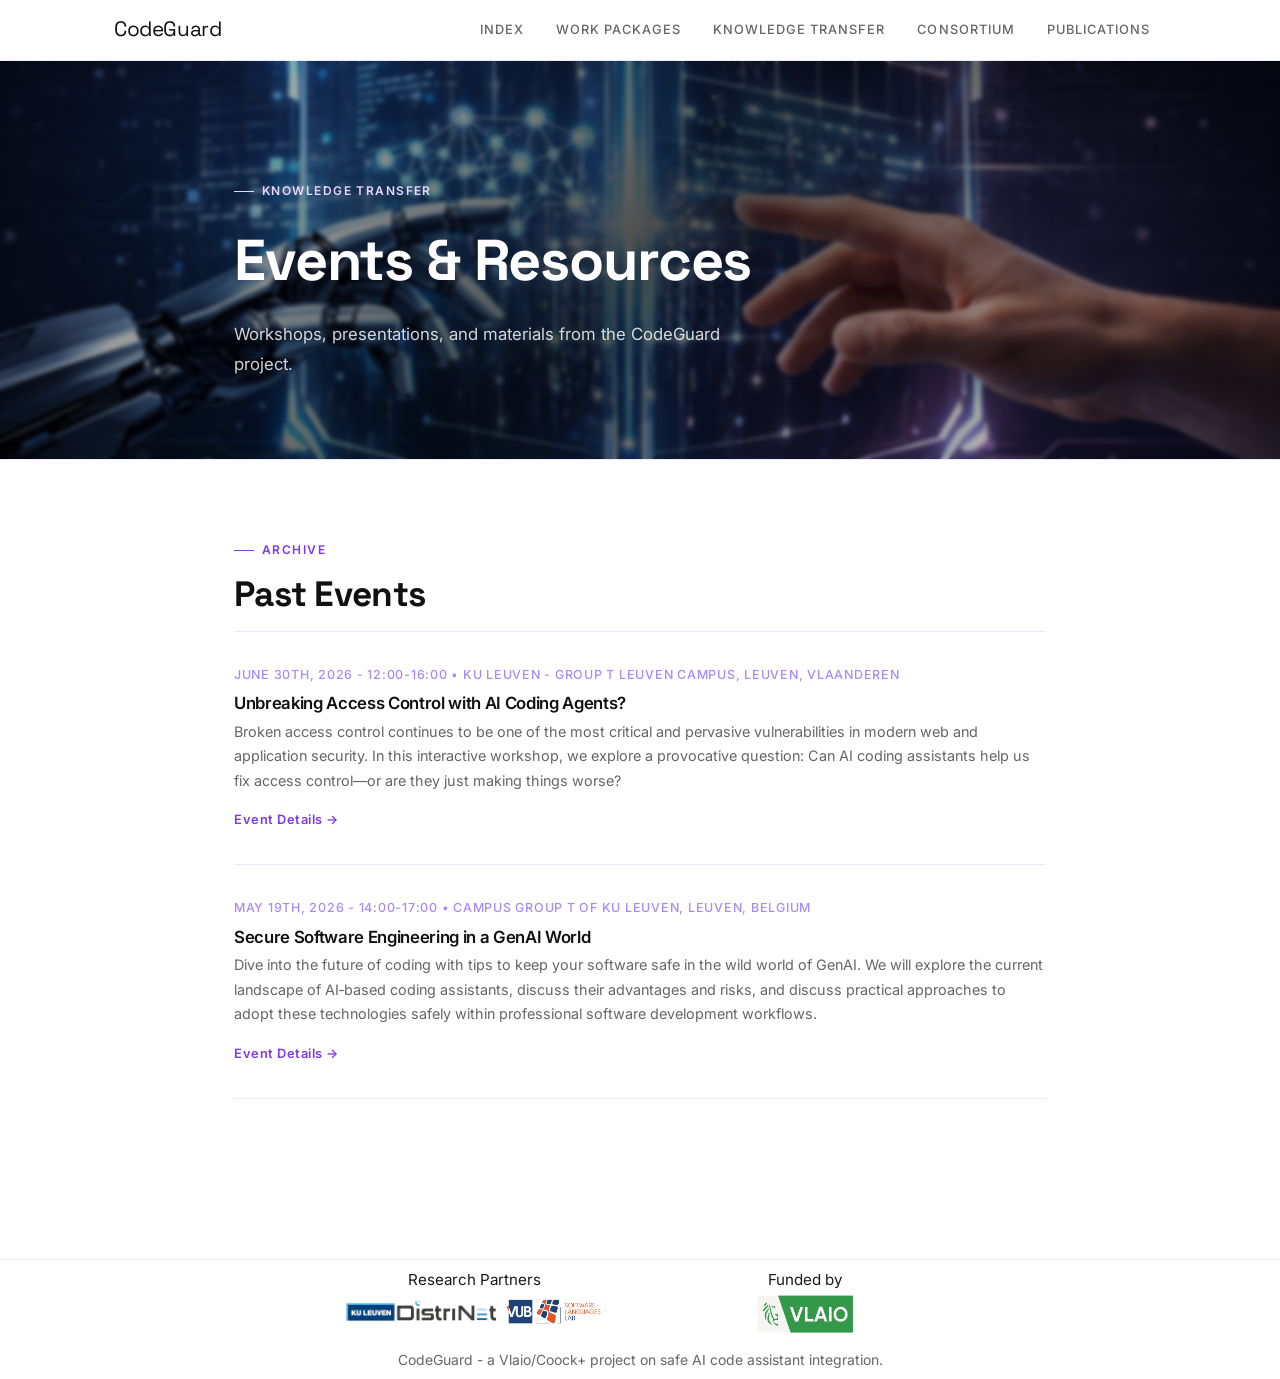
<file: knowledge-transfer.html>
<!DOCTYPE html>
<html lang="en">

<head>
  <meta charset="utf-8">
  <meta name="viewport" content="width=device-width, initial-scale=1">
  <title>Knowledge Transfer — CodeGuard</title>
  <meta name="description" content="Workshops, presentations, and resources from the CodeGuard project.">
  <link rel="stylesheet" href="style.css">
</head>

<body>

  <header class="site-header">
    <div class="container--wide">
      <div class="nav-inner">
        <a class="site-brand" href="index.html">CodeGuard</a>
        <input type="checkbox" id="nav-toggle" class="nav-toggle">
        <label for="nav-toggle" class="nav-toggle-label">
            <span></span>
        </label>
        <nav class="site-nav">
          <a href="index.html">Index</a>
          <a href="workpackages.html">Work Packages</a>
          <a href="knowledge-transfer.html">Knowledge Transfer</a>
          <a href="consortium.html">Consortium</a>
          <a href="publications.html">Publications</a>
        </nav>
      </div>
    </div>
  </header>

  <main>

    <div class="hero">
      <div class="container">
        <p class="hero__label">Knowledge Transfer</p>
        <h1>Events &amp; Resources</h1>
        <p class="hero__sub">Workshops, presentations, and materials from the CodeGuard project.</p>
      </div>
    </div>

    <section class="section">
      <div class="container">

        <!-- ═══════════════════════════════════════════
             KNOWLEDGE TRANSFER TEMPLATES
             Uncomment and duplicate the blocks below when adding events or resources.
             ═══════════════════════════════════════════ 

        <div class="events-section">

          <p class="section-label">Upcoming Event</p>
          <h2>Next on the Agenda</h2>
          
          <div class="event-highlight">
            <div class="card__meta">MMM DD, YYYY • Location / Online</div>
            <h3><a href="#">Title of the Upcoming Event</a></h3>
            <p>Brief description of the next event. What will be covered, who is speaking, and who should attend.</p>
            <a href="#" class="btn btn--primary">Register Now</a>
          </div>

          <hr>

          <p class="section-label">Archive</p>
          <h2>Past Events</h2>
          
          <div class="card-list">
            <div class="card">
              <div class="card__meta">MMM DD, YYYY • Location</div>
              <h3><a href="#">Past Event Title</a></h3>
              <p>A short description of what happened at this event.</p>
              <a href="#" class="card__link">View Materials &rarr;</a>
            </div>
            
            <div class="card">
              <div class="card__meta">MMM DD, YYYY • Online Webinar</div>
              <h3><a href="#">Webinar Title</a></h3>
              <p>An overview of the topics discussed.</p>
              <a href="#" class="card__link">Watch Recording &rarr;</a>
            </div>
          </div>

          <hr>

          <p class="section-label">Downloads</p>
          <h2>Resources & Materials</h2>

          <div class="feature-grid">
            <div class="feature-card">
              <div class="feature-card__marker"></div>
              <h3>Resource Title</h3>
              <p>Comprehensive guide to safe AI code assistant integration in enterprise environments.</p>
              <br>
              <a href="#" class="btn btn--ghost">Download PDF</a>
            </div>
            <div class="feature-card">
              <div class="feature-card__marker"></div>
              <h3>Assessment Tool</h3>
              <p>A self-evaluation checklist to measure your organization's readiness for secure AI adoption.</p>
              <br>
              <a href="#" class="btn btn--ghost">Download Excel</a>
            </div>
          </div>

        </div>

        -->

        <div class="events-section">

          <!-- No upcoming events at the moment -->

          <p class="section-label">Archive</p>
          <h2>Past Events</h2>

          <div class="card-list">
            <div class="card">
              <div class="card__meta">June 30th, 2026 - 12:00-16:00 • KU Leuven - Group T Leuven Campus, Leuven, Vlaanderen</div>
              <h3><a href="event-access-control.html">Unbreaking Access Control with AI Coding Agents?</a></h3>
              <p>Broken access control continues to be one of the most critical and pervasive vulnerabilities in modern web and application security. In this interactive workshop, we explore a provocative question: Can AI coding assistants help us fix access control—or are they just making things worse?</p>
              <a href="event-access-control.html" class="card__link">Event Details &rarr;</a>
            </div>

            <div class="card">
              <div class="card__meta">May 19th, 2026 - 14:00-17:00 • Campus Group T of KU Leuven, Leuven, Belgium</div>
              <h3><a href="#">Secure Software Engineering in a GenAI World</a></h3>
              <p>Dive into the future of coding with tips to keep your software safe in the wild world of GenAI. We will
                explore the current landscape of AI‑based coding assistants, discuss their advantages and risks, and
                discuss practical approaches to adopt these technologies safely within professional software development
                workflows.</p>
              <a href="event-genai-2026.html" class="card__link">Event Details &rarr;</a>
            </div>
          </div>

          <!--

          <hr>

          <p class="section-label">Downloads</p>
          <h2>Resources & Materials</h2>

          <div class="feature-grid">
            <div class="feature-card">
              <div class="feature-card__marker"></div>
              <h3>Resource Title</h3>
              <p>Comprehensive guide to safe AI code assistant integration in enterprise environments.</p>
              <br>
              <a href="#" class="btn btn--ghost">Download PDF</a>
            </div>
            <div class="feature-card">
              <div class="feature-card__marker"></div>
              <h3>Assessment Tool</h3>
              <p>A self-evaluation checklist to measure your organization's readiness for secure AI adoption.</p>
              <br>
              <a href="#" class="btn btn--ghost">Download Excel</a>
            </div>
          </div> -->

        </div>


      </div>
    </section>


  </main>


  <footer class="site-footer" style="padding: 0.5em 0 0.5em 0; font-size: 0.95em">
    <div class="wrapper" style="padding: 0">
      <div class="footer-row" style="
                        display: flex;
                        flex-direction: row;
                        align-items: flex-start;
                        justify-content: center;
                        gap: 2em;
                        flex-wrap: nowrap;
                    ">
        <!-- Research Partners Column -->
        <div style="
                            display: flex;
                            flex-direction: column;
                            align-items: center;
                            flex: 1;
                            min-width: 220px;
                            max-width: 300px;
                        ">
          <div class="footer-partners-title" style="
                                font-size: 1em;
                                text-align: center;
                                margin-bottom: 0.1em;
                            ">
            Research Partners
          </div>
          <div class="footer-logos" style="
                                display: flex;
                                gap: 0.5em;
                                align-items: center;
                                justify-content: center;
                                width: 100%;
                            ">
            <a href="https://research.kuleuven.be/portal/en/unit/57194442" target="_blank" rel="noopener noreferrer"
              title="KU Leuven DistriNet">
              <img src="/assets/images/kul_distrinet.png" alt="KU Leuven DistriNet"
                style="max-height: 50px; max-width: 150px" />
            </a>
            <a href="https://soft.vub.ac.be/" target="_blank" rel="noopener noreferrer"
              title="VUB Software Languages Lab">
              <img src="/assets/images/vub_soft.png" alt="VUB Software Languages Lab"
                style="max-height: 40px; max-width: 100px" />
            </a>
          </div>
        </div>
        <!-- Funded By Column -->
        <div style="
                            display: flex;
                            flex-direction: column;
                            align-items: center;
                            flex: 1;
                            min-width: 220px;
                            max-width: 300px;
                        ">
          <div class="footer-partners-title" style="
                                font-size: 1em;
                                text-align: center;
                                margin-bottom: 0.1em;
                            ">
            Funded by
          </div>
          <div class="footer-logo-funded" style="
                                display: flex;
                                align-items: center;
                                justify-content: center;
                                width: 100%;
                            ">
            <a href="https://www.vlaio.be/" target="_blank" rel="noopener noreferrer"
              title="VLAIO - Flanders Innovation & Entrepreneurship">
              <img src="/assets/images/vlaio.png" alt="VLAIO" style="max-height: 38px; max-width: 110px" />
            </a>
          </div>
        </div>
      </div>
      <div style="
                        text-align: center;
                        font-size: 0.92em;
                        color: #666;
                        margin-top: 0.5em;
                    ">
        CodeGuard - a Vlaio/Coock+ project on safe AI code assistant
        integration.
      </div>
    </div>
  </footer>

</body>

</html>
</file>
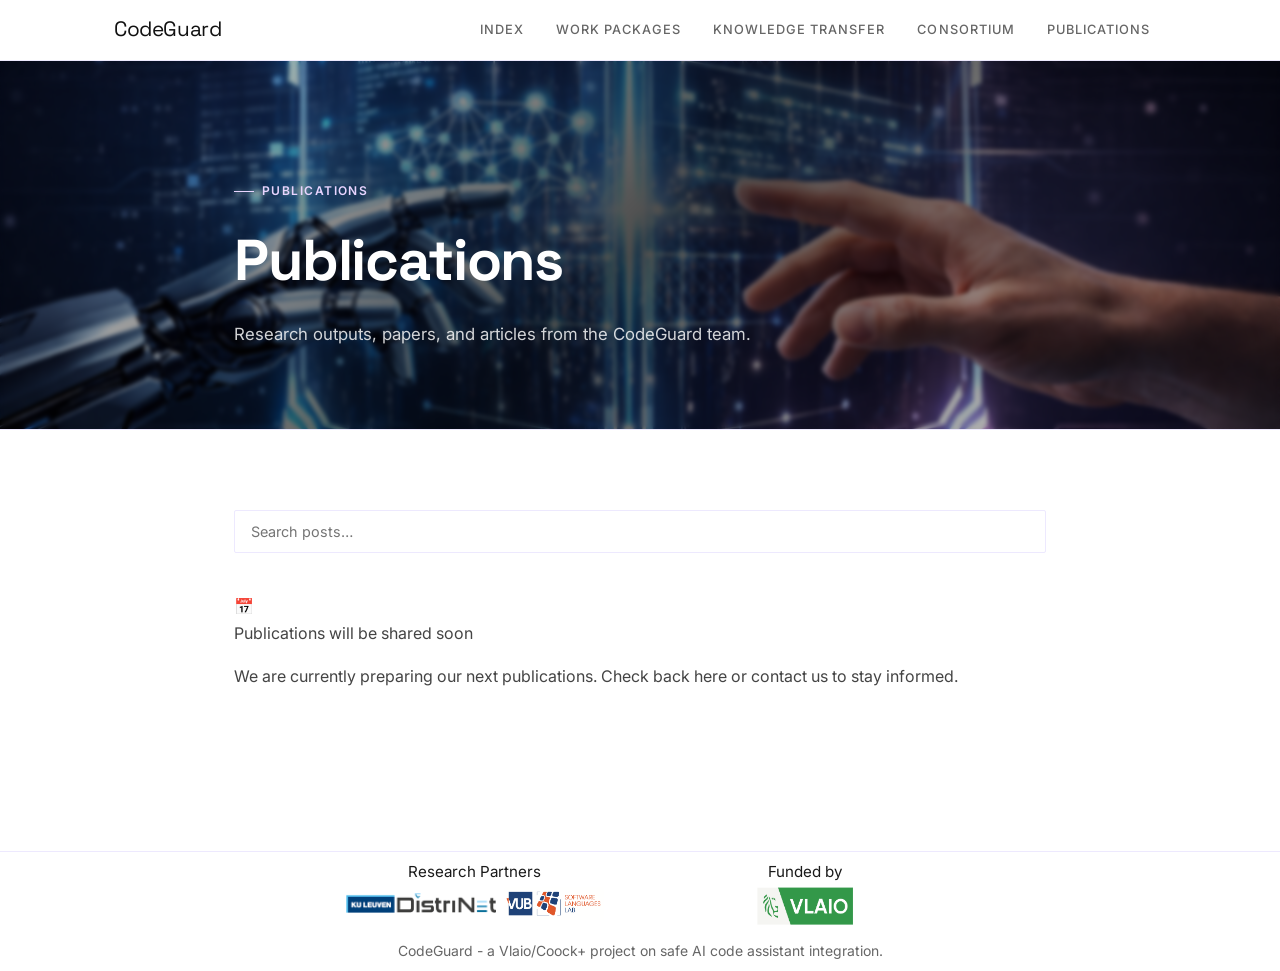
<file: publications.html>
<!DOCTYPE html>
<html lang="en">

<head>
  <meta charset="utf-8">
  <meta name="viewport" content="width=device-width, initial-scale=1">
  <title>Publications — CodeGuard</title>
  <meta name="description" content="Research publications, articles, and outputs from the CodeGuard project.">
  <link rel="stylesheet" href="style.css">
</head>

<body>

  <header class="site-header">
    <div class="container--wide">
      <div class="nav-inner">
        <a class="site-brand" href="index.html">CodeGuard</a>
        <input type="checkbox" id="nav-toggle" class="nav-toggle">
        <label for="nav-toggle" class="nav-toggle-label">
            <span></span>
        </label>
        <nav class="site-nav">
          <a href="index.html">Index</a>
          <a href="workpackages.html">Work Packages</a>
          <a href="knowledge-transfer.html">Knowledge Transfer</a>
          <a href="consortium.html">Consortium</a>
          <a href="publications.html">Publications</a>
        </nav>
      </div>
    </div>
  </header>

  <main>

    <div class="hero">
      <div class="container">
        <p class="hero__label">Publications</p>
        <h1>Publications</h1>
        <p class="hero__sub">Research outputs, papers, and articles from the CodeGuard team.</p>
      </div>
    </div>

    <section class="section">
      <div class="container">

        <input class="search-box" type="text" id="searchInput" placeholder="Search posts…" autocomplete="off">
        <p class="search-hint" id="searchResults"></p>

        <!-- ═══════════════════════════════════════════
             BLOG POSTS — copy a .blog-post.card block per post.
             Add the search <script> below back when there are posts.
             ═══════════════════════════════════════════

        <div class="card-list" id="blogPosts">

          <div class="blog-post card">
            <p class="card__meta">MONTH DD, YYYY &nbsp;·&nbsp; Author Name</p>
            <h3><a href="LINK">Post Title</a></h3>
            <p>Short excerpt or description of the post.</p>
            <a class="card__link" href="LINK">Read →</a>
          </div>

        </div>

        -->
        <div class="notice notice--warning">
          <span class="notice__icon">📅</span>
          <div>
            <p class="notice__title">Publications will be shared soon</p>
            <p class="notice__body">
              We are currently preparing our next publications.
              Check back here or contact us to stay informed.
            </p>
          </div>
        </div>
      </div>
    </section>

  </main>


  <footer class="site-footer" style="padding: 0.5em 0 0.5em 0; font-size: 0.95em">
    <div class="wrapper" style="padding: 0">
      <div class="footer-row" style="
                        display: flex;
                        flex-direction: row;
                        align-items: flex-start;
                        justify-content: center;
                        gap: 2em;
                        flex-wrap: nowrap;
                    ">
        <!-- Research Partners Column -->
        <div style="
                            display: flex;
                            flex-direction: column;
                            align-items: center;
                            flex: 1;
                            min-width: 220px;
                            max-width: 300px;
                        ">
          <div class="footer-partners-title" style="
                                font-size: 1em;
                                text-align: center;
                                margin-bottom: 0.1em;
                            ">
            Research Partners
          </div>
          <div class="footer-logos" style="
                                display: flex;
                                gap: 0.5em;
                                align-items: center;
                                justify-content: center;
                                width: 100%;
                            ">
            <a href="https://research.kuleuven.be/portal/en/unit/57194442" target="_blank" rel="noopener noreferrer"
              title="KU Leuven DistriNet">
              <img src="/assets/images/kul_distrinet.png" alt="KU Leuven DistriNet"
                style="max-height: 50px; max-width: 150px" />
            </a>
            <a href="https://soft.vub.ac.be/" target="_blank" rel="noopener noreferrer"
              title="VUB Software Languages Lab">
              <img src="/assets/images/vub_soft.png" alt="VUB Software Languages Lab"
                style="max-height: 40px; max-width: 100px" />
            </a>
          </div>
        </div>
        <!-- Funded By Column -->
        <div style="
                            display: flex;
                            flex-direction: column;
                            align-items: center;
                            flex: 1;
                            min-width: 220px;
                            max-width: 300px;
                        ">
          <div class="footer-partners-title" style="
                                font-size: 1em;
                                text-align: center;
                                margin-bottom: 0.1em;
                            ">
            Funded by
          </div>
          <div class="footer-logo-funded" style="
                                display: flex;
                                align-items: center;
                                justify-content: center;
                                width: 100%;
                            ">
            <a href="https://www.vlaio.be/" target="_blank" rel="noopener noreferrer"
              title="VLAIO - Flanders Innovation & Entrepreneurship">
              <img src="/assets/images/vlaio.png" alt="VLAIO" style="max-height: 38px; max-width: 110px" />
            </a>
          </div>
        </div>
      </div>
      <div style="
                        text-align: center;
                        font-size: 0.92em;
                        color: #666;
                        margin-top: 0.5em;
                    ">
        CodeGuard - a Vlaio/Coock+ project on safe AI code assistant
        integration.
      </div>
    </div>
  </footer>

  <script>
    const input = document.getElementById('searchInput');
    const hint = document.getElementById('searchResults');
    const posts = document.querySelectorAll(".publication-item");

    input.addEventListener('keyup', () => {
      const q = input.value.trim().toLowerCase();
      let count = 0;
      posts.forEach(p => {
        const match = p.textContent.toLowerCase().includes(q);
        p.style.display = match ? '' : 'none';
        if (match) count++;
      });
      hint.textContent = q
        ? `${count} post${count !== 1 ? 's' : ''} found`
        : '';
    });
  </script>

</body>

</html>
</file>
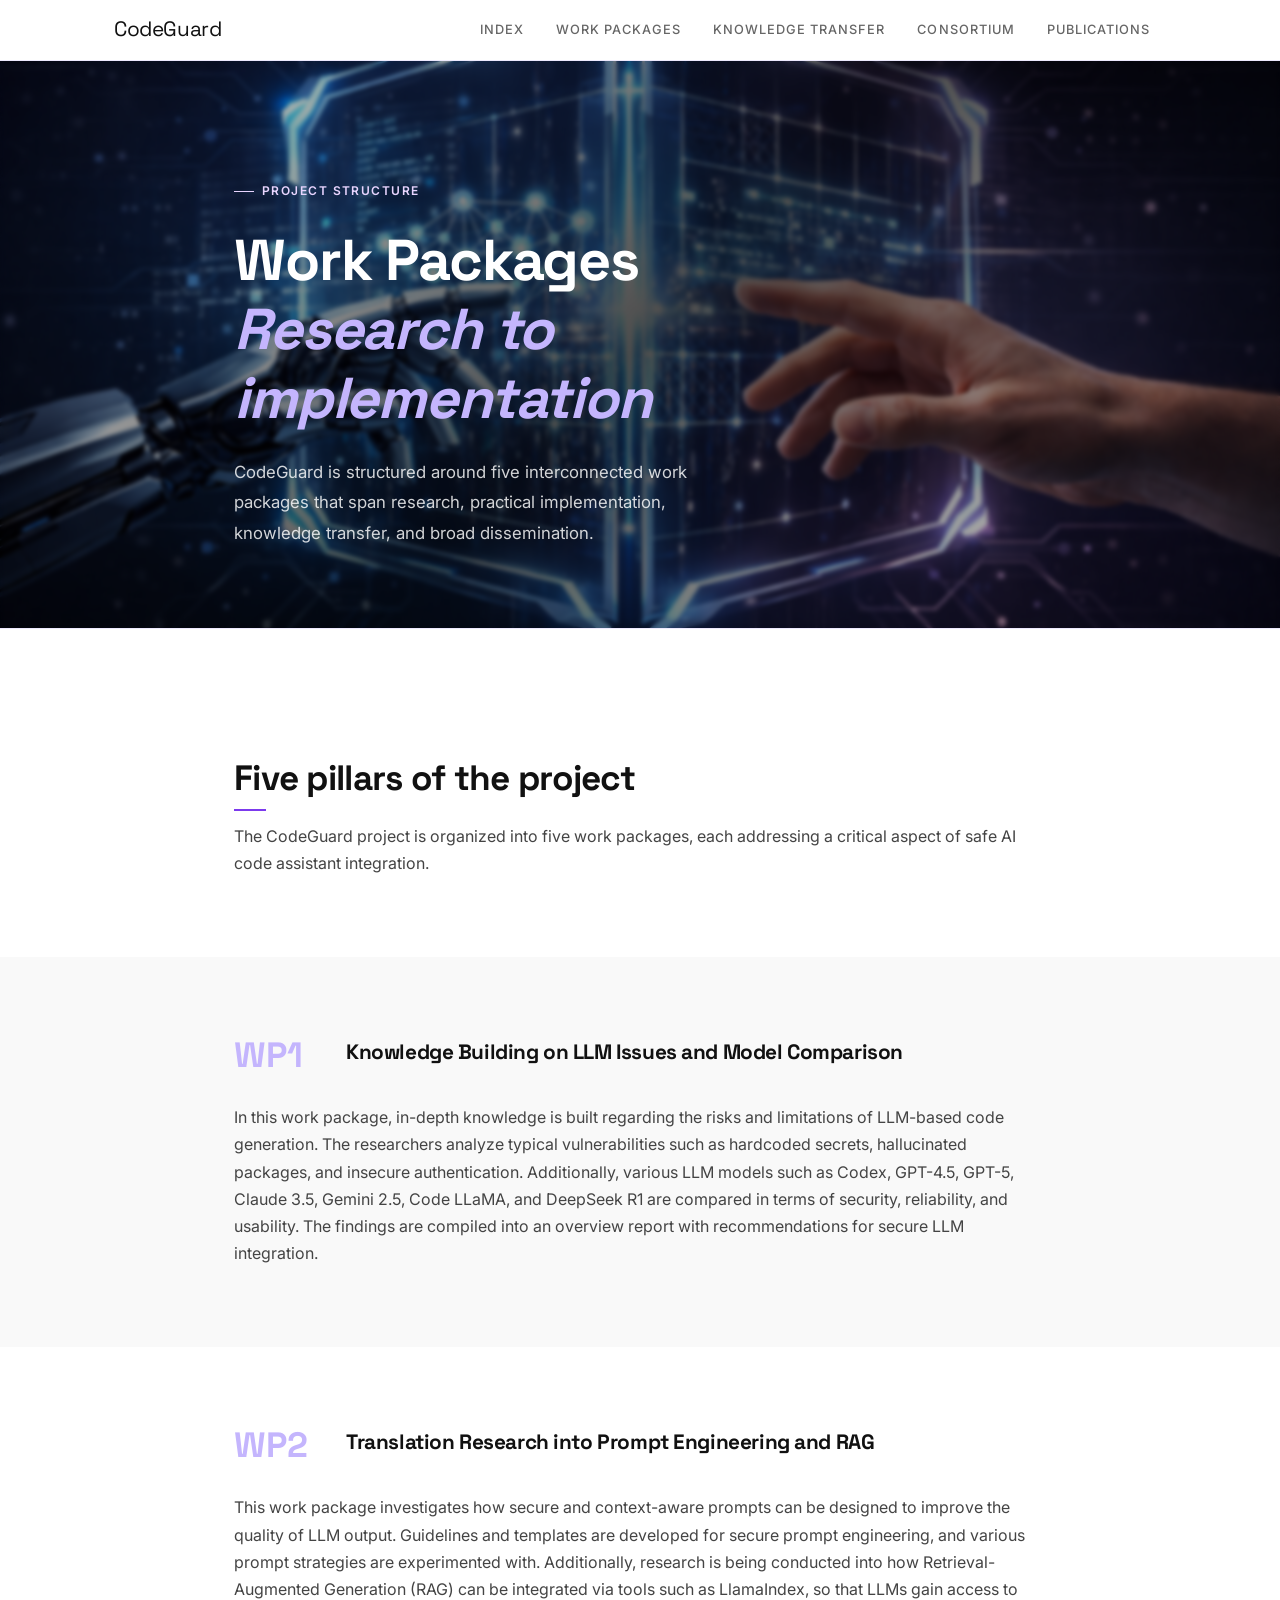
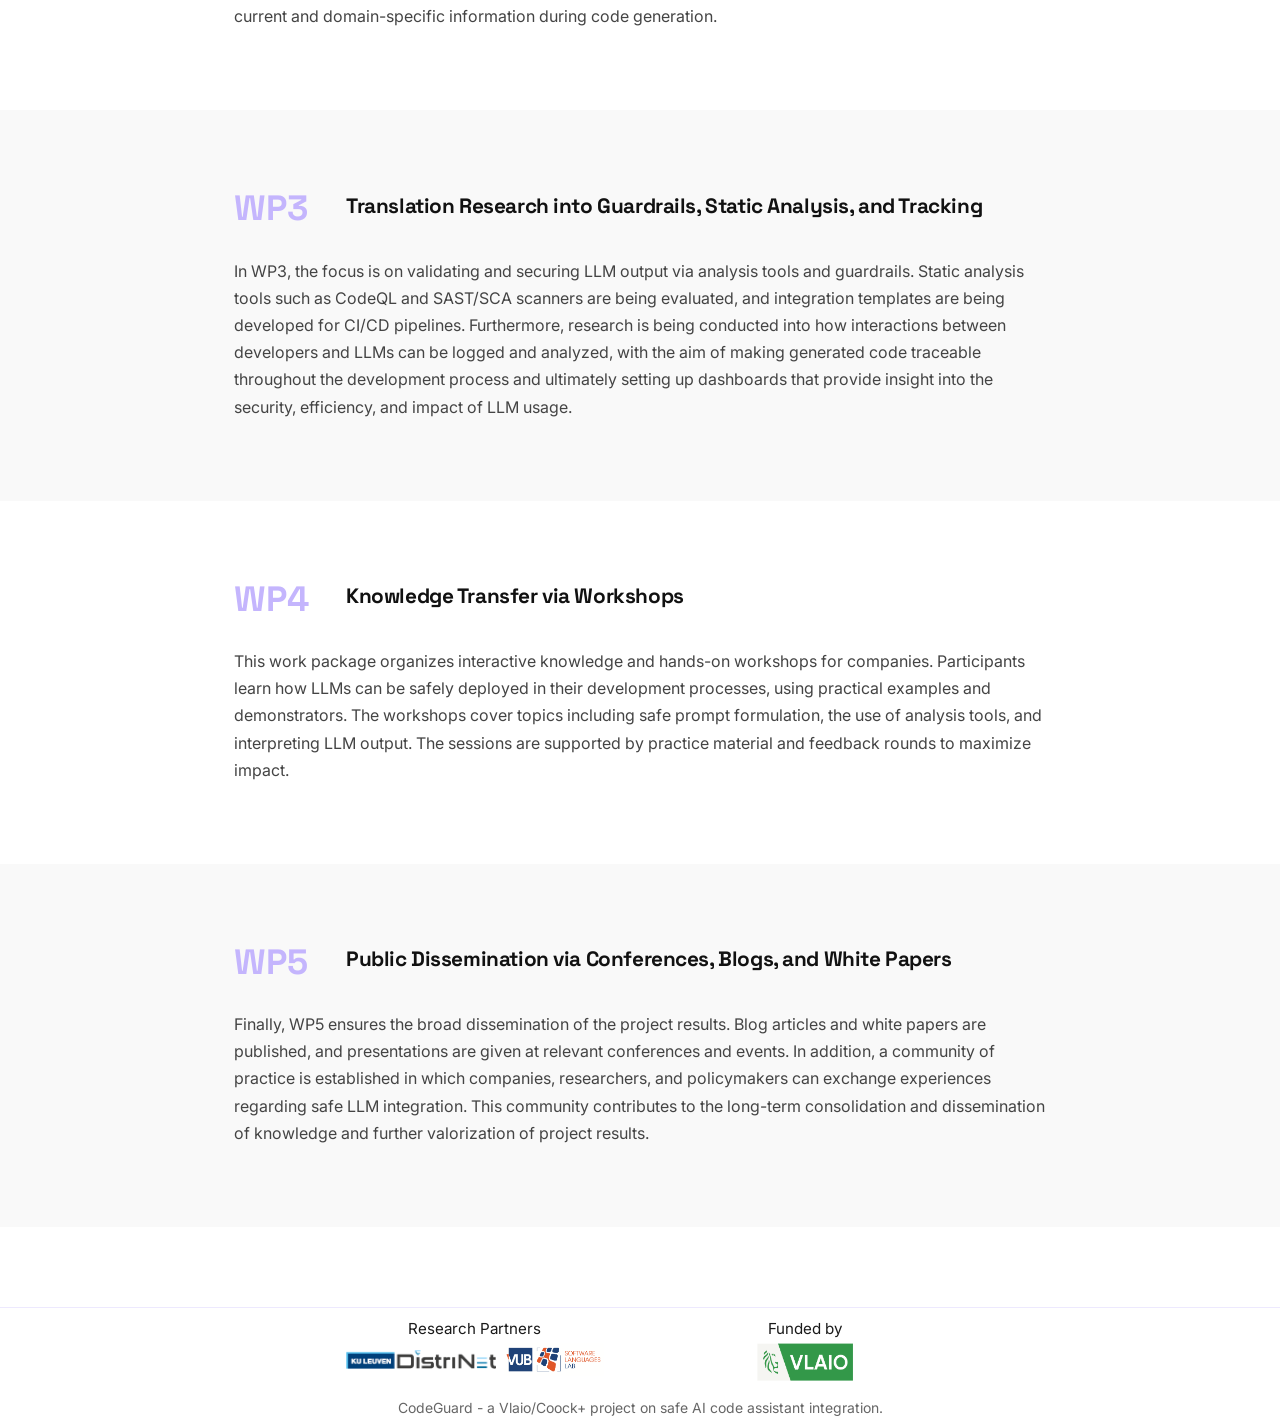
<file: workpackages.html>
<!doctype html>
<html lang="en">

<head>
    <meta charset="utf-8" />
    <meta name="viewport" content="width=device-width, initial-scale=1" />
    <title>Work Packages — CodeGuard</title>
    <meta name="description"
        content="Overview of the CodeGuard project work packages covering LLM security research, prompt engineering, guardrails, knowledge transfer, and dissemination." />
    <link rel="stylesheet" href="style.css" />
</head>

<body>
    <header class="site-header">
        <div class="container--wide">
            <div class="nav-inner">
                <a class="site-brand" href="index.html">CodeGuard</a>
                <input type="checkbox" id="nav-toggle" class="nav-toggle">
                <label for="nav-toggle" class="nav-toggle-label">
                    <span></span>
                </label>
                <nav class="site-nav">
                    <a href="index.html">Index</a>
                    <a href="workpackages.html">Work Packages</a>
                    <a href="knowledge-transfer.html">Knowledge Transfer</a>
                    <a href="consortium.html">Consortium</a>
                    <a href="publications.html">Publications</a>
                </nav>
            </div>
        </div>
    </header>

    <main>
        <!-- Hero -->
        <section class="hero">
            <div class="container">
                <div class="hero__label">Project Structure</div>
                <h1>
                    Work Packages<br /><em>Research to implementation</em>
                </h1>
                <p class="hero__sub">
                    CodeGuard is structured around five interconnected work
                    packages that span research, practical implementation,
                    knowledge transfer, and broad dissemination.
                </p>
            </div>
        </section>

        <!-- Overview -->
        <section class="section">
            <div class="container prose">
                <h2>Five pillars of the project</h2>
                <p>
                    The CodeGuard project is organized into five work
                    packages, each addressing a critical aspect of safe AI
                    code assistant integration.
                </p>
            </div>
        </section>

        <!-- WP1 -->
        <section class="section" style="background: #f9f9f9">
            <div class="container">
                <div class="wp-header">
                    <div class="wp-number">WP1</div>
                    <div>
                        <h2>
                            Knowledge Building on LLM Issues and Model
                            Comparison
                        </h2>
                    </div>
                </div>
                <div class="prose">
                    <p>
                        In this work package, in-depth knowledge is built
                        regarding the risks and limitations of LLM-based
                        code generation. The researchers analyze typical
                        vulnerabilities such as hardcoded secrets,
                        hallucinated packages, and insecure authentication.
                        Additionally, various LLM models such as Codex,
                        GPT-4.5, GPT-5, Claude 3.5, Gemini 2.5, Code LLaMA,
                        and DeepSeek R1 are compared in terms of security,
                        reliability, and usability. The findings are
                        compiled into an overview report with
                        recommendations for secure LLM integration.
                    </p>
                </div>
            </div>
        </section>

        <!-- WP2 -->
        <section class="section">
            <div class="container">
                <div class="wp-header">
                    <div class="wp-number">WP2</div>
                    <div>
                        <h2>
                            Translation Research into Prompt Engineering and
                            RAG
                        </h2>
                    </div>
                </div>
                <div class="prose">
                    <p>
                        This work package investigates how secure and
                        context-aware prompts can be designed to improve the
                        quality of LLM output. Guidelines and templates are
                        developed for secure prompt engineering, and various
                        prompt strategies are experimented with.
                        Additionally, research is being conducted into how
                        Retrieval-Augmented Generation (RAG) can be
                        integrated via tools such as LlamaIndex, so that
                        LLMs gain access to current and domain-specific
                        information during code generation.
                    </p>
                </div>
            </div>
        </section>

        <!-- WP3 -->
        <section class="section" style="background: #f9f9f9">
            <div class="container">
                <div class="wp-header">
                    <div class="wp-number">WP3</div>
                    <div>
                        <h2>
                            Translation Research into Guardrails, Static
                            Analysis, and Tracking
                        </h2>
                    </div>
                </div>
                <div class="prose">
                    <p>
                        In WP3, the focus is on validating and securing LLM
                        output via analysis tools and guardrails. Static
                        analysis tools such as CodeQL and SAST/SCA scanners
                        are being evaluated, and integration templates are
                        being developed for CI/CD pipelines. Furthermore,
                        research is being conducted into how interactions
                        between developers and LLMs can be logged and
                        analyzed, with the aim of making generated code
                        traceable throughout the development process and
                        ultimately setting up dashboards that provide
                        insight into the security, efficiency, and impact of
                        LLM usage.
                    </p>
                </div>
            </div>
        </section>

        <!-- WP4 -->
        <section class="section">
            <div class="container">
                <div class="wp-header">
                    <div class="wp-number">WP4</div>
                    <div>
                        <h2>Knowledge Transfer via Workshops</h2>
                    </div>
                </div>
                <div class="prose">
                    <p>
                        This work package organizes interactive knowledge
                        and hands-on workshops for companies. Participants
                        learn how LLMs can be safely deployed in their
                        development processes, using practical examples and
                        demonstrators. The workshops cover topics including
                        safe prompt formulation, the use of analysis tools,
                        and interpreting LLM output. The sessions are
                        supported by practice material and feedback rounds
                        to maximize impact.
                    </p>
                </div>
            </div>
        </section>

        <!-- WP5 -->
        <section class="section" style="background: #f9f9f9">
            <div class="container">
                <div class="wp-header">
                    <div class="wp-number">WP5</div>
                    <div>
                        <h2>
                            Public Dissemination via Conferences, Blogs, and
                            White Papers
                        </h2>
                    </div>
                </div>
                <div class="prose">
                    <p>
                        Finally, WP5 ensures the broad dissemination of the
                        project results. Blog articles and white papers are
                        published, and presentations are given at relevant
                        conferences and events. In addition, a community of
                        practice is established in which companies,
                        researchers, and policymakers can exchange
                        experiences regarding safe LLM integration. This
                        community contributes to the long-term consolidation
                        and dissemination of knowledge and further
                        valorization of project results.
                    </p>
                </div>
            </div>
        </section>
    </main>

    <footer class="site-footer" style="padding: 0.5em 0 0.5em 0; font-size: 0.95em">
        <div class="wrapper" style="padding: 0">
            <div class="footer-row" style="
                        display: flex;
                        flex-direction: row;
                        align-items: flex-start;
                        justify-content: center;
                        gap: 2em;
                        flex-wrap: nowrap;
                    ">
                <!-- Research Partners Column -->
                <div style="
                            display: flex;
                            flex-direction: column;
                            align-items: center;
                            flex: 1;
                            min-width: 220px;
                            max-width: 300px;
                        ">
                    <div class="footer-partners-title" style="
                                font-size: 1em;
                                text-align: center;
                                margin-bottom: 0.1em;
                            ">
                        Research Partners
                    </div>
                    <div class="footer-logos" style="
                                display: flex;
                                gap: 0.5em;
                                align-items: center;
                                justify-content: center;
                                width: 100%;
                            ">
                        <a href="https://research.kuleuven.be/portal/en/unit/57194442" target="_blank"
                            rel="noopener noreferrer" title="KU Leuven DistriNet">
                            <img src="/assets/images/kul_distrinet.png" alt="KU Leuven DistriNet"
                                style="max-height: 50px; max-width: 150px" />
                        </a>
                        <a href="https://soft.vub.ac.be/" target="_blank" rel="noopener noreferrer"
                            title="VUB Software Languages Lab">
                            <img src="/assets/images/vub_soft.png" alt="VUB Software Languages Lab"
                                style="max-height: 40px; max-width: 100px" />
                        </a>
                    </div>
                </div>
                <!-- Funded By Column -->
                <div style="
                            display: flex;
                            flex-direction: column;
                            align-items: center;
                            flex: 1;
                            min-width: 220px;
                            max-width: 300px;
                        ">
                    <div class="footer-partners-title" style="
                                font-size: 1em;
                                text-align: center;
                                margin-bottom: 0.1em;
                            ">
                        Funded by
                    </div>
                    <div class="footer-logo-funded" style="
                                display: flex;
                                align-items: center;
                                justify-content: center;
                                width: 100%;
                            ">
                        <a href="https://www.vlaio.be/" target="_blank" rel="noopener noreferrer"
                            title="VLAIO - Flanders Innovation & Entrepreneurship">
                            <img src="/assets/images/vlaio.png" alt="VLAIO"
                                style="max-height: 38px; max-width: 110px" />
                        </a>
                    </div>
                </div>
            </div>
            <div style="
                        text-align: center;
                        font-size: 0.92em;
                        color: #666;
                        margin-top: 0.5em;
                    ">
                CodeGuard - a Vlaio/Coock+ project on safe AI code assistant
                integration.
            </div>
        </div>
    </footer>
</body>

</html>
</file>
<file: style.css>
@import url("https://fonts.googleapis.com/css2?family=Inter:wght@300;400;500;600;700&family=Space+Grotesk:wght@400;500;600;700&display=swap");

/* ── Reset & Base ──────────────────────────────── */
*,
*::before,
*::after {
    margin: 0;
    padding: 0;
    box-sizing: border-box;
}

html {
    font-size: 16px;
    scroll-behavior: smooth;
}

body {
    font-family: "Inter", sans-serif;
    font-weight: 400;
    line-height: 1.7;
    color: #1a1a1a;
    background: #ffffff;
    -webkit-font-smoothing: antialiased;
}

/* ── Typography ───────────────────────────────── */
h1,
h2,
h3,
h4 {
    font-family: "Space Grotesk", sans-serif;
    font-weight: 700;
    letter-spacing: -0.02em;
    line-height: 1.2;
    color: #111;
}

h1 {
    font-size: clamp(2.4rem, 5vw, 3.6rem);
}

h2 {
    font-size: clamp(1.6rem, 3vw, 2.2rem);
    margin-bottom: 1rem;
}

h3 {
    font-size: 1.25rem;
    margin-bottom: 0.5rem;
}

h4 {
    font-size: 1rem;
}

p {
    margin-bottom: 1rem;
    color: #444;
}

p:last-child {
    margin-bottom: 0;
}

a {
    color: #7c3aed;
    text-decoration: none;
    transition: color 0.2s;
}

a:hover {
    color: #5b21b6;
}

ul,
ol {
    margin-left: 1.5rem;
    color: #444;
}

li {
    margin-bottom: 0.4rem;
}

strong {
    font-weight: 600;
    color: #1a1a1a;
}

hr {
    border: none;
    border-top: 1px solid #ede9fe;
    margin: 2.5rem 0;
}

/* ── Layout ───────────────────────────────────── */
.container {
    max-width: 860px;
    margin: 0 auto;
    padding: 0 1.5rem;
}

.container--wide {
    max-width: 1100px;
    margin: 0 auto;
    padding: 0 1.5rem;
}

/* ── Header / Nav ─────────────────────────────── */
.site-header {
    position: sticky;
    top: 0;
    background: rgba(255, 255, 255, 0.95);
    -webkit-backdrop-filter: blur(8px);
    backdrop-filter: blur(8px);
    border-bottom: 1px solid #ede9fe;
    z-index: 100;
}

.nav-inner {
    display: flex;
    align-items: center;
    justify-content: space-between;
    height: 60px;
}

.site-brand {
    font-family: "Space Grotesk", sans-serif;
    font-size: 1.3rem;
    color: #111;
    letter-spacing: -0.02em;
}

.site-brand:hover {
    color: #7c3aed;
    text-decoration: none;
}

.site-nav {
    display: flex;
    align-items: center;
    gap: 0;
}

.site-nav a {
    font-size: 0.8rem;
    font-weight: 500;
    letter-spacing: 0.08em;
    text-transform: uppercase;
    color: #666;
    padding: 0.4rem 1rem;
    border-radius: 2px;
    transition: color 0.2s;
}

.site-nav a:hover {
    color: #7c3aed;
    text-decoration: none;
}

/* ── Mobile Nav Toggle ────────────────────────── */
.nav-toggle {
    display: none;
}

.nav-toggle-label {
    display: none;
    cursor: pointer;
    padding: 10px;
    margin-right: -10px;
}

.nav-toggle-label span,
.nav-toggle-label span::before,
.nav-toggle-label span::after {
    display: block;
    background: #111;
    height: 2px;
    width: 24px;
    border-radius: 2px;
    position: relative;
    transition: all 0.3s ease-in-out;
}

.nav-toggle-label span::before,
.nav-toggle-label span::after {
    content: '';
    position: absolute;
}

.nav-toggle-label span::before {
    bottom: 7px;
}

.nav-toggle-label span::after {
    top: 7px;
}

/* ── Page sections ────────────────────────────── */
.section {
    padding: 5rem 0;
}

.section--sm {
    padding: 3rem 0;
}

.section--top {
    padding-top: 5rem;
}

/* ── Hero ─────────────────────────────────────── */
.hero {
    padding: 7rem 0 5rem;
    border-bottom: 1px solid #ede9fe;
    position: relative;
    background:
        linear-gradient(135deg,
            rgba(0, 0, 0, 0.10) 0%,
            rgba(0, 0, 0, 0.70) 50%,
            rgba(0, 0, 0, 0.10) 100%),
        url('assets/images/bg_landing_page.png') center/cover no-repeat;
    overflow: hidden;
}

.hero::after {
    content: '';
    position: absolute;
    inset: 0;
    -webkit-backdrop-filter: blur(2px);
    backdrop-filter: blur(2px);
    pointer-events: none;
}

.hero .container {
    position: relative;
    z-index: 1;
}

.hero__label {
    display: inline-flex;
    align-items: center;
    gap: 0.5rem;
    font-size: 0.75rem;
    font-weight: 600;
    letter-spacing: 0.12em;
    text-transform: uppercase;
    color: #e9d5ff;
    margin-bottom: 1.5rem;
}

.hero__label::before {
    content: "";
    display: inline-block;
    width: 20px;
    height: 1px;
    background: #e9d5ff;
}

.hero h1 {
    margin-bottom: 1.5rem;
    max-width: 700px;
    color: #ffffff;
}

.hero h1 em {
    font-style: italic;
    color: #c4b5fd;
}

.hero__sub {
    font-size: 1.05rem;
    color: rgba(255, 255, 255, 0.82);
    max-width: 520px;
    margin-bottom: 2.5rem;
    line-height: 1.8;
}

.hero__actions {
    display: flex;
    gap: 1rem;
    align-items: center;
    flex-wrap: wrap;
}

/* ── Buttons ──────────────────────────────────── */
.btn {
    display: inline-block;
    font-size: 0.8rem;
    font-weight: 600;
    letter-spacing: 0.06em;
    text-transform: uppercase;
    padding: 0.75rem 1.75rem;
    border-radius: 2px;
    transition: all 0.2s;
    text-decoration: none;
}

.btn--primary {
    background: #7c3aed;
    color: #fff;
    border: 1px solid #7c3aed;
}

.btn--primary:hover {
    background: #5b21b6;
    border-color: #5b21b6;
    color: #fff;
    text-decoration: none;
}

.btn--ghost {
    background: transparent;
    color: #7c3aed;
    border: 1px solid #c4b5fd;
}

.btn--ghost:hover {
    background: #f5f3ff;
    text-decoration: none;
}

/* ── Feature grid ─────────────────────────────── */
.feature-grid {
    display: grid;
    grid-template-columns: repeat(auto-fit, minmax(240px, 1fr));
    gap: 0;
    border-top: 1px solid #ede9fe;
    border-left: 1px solid #ede9fe;
}

.feature-card {
    padding: 2.5rem 2rem;
    border-right: 1px solid #ede9fe;
    border-bottom: 1px solid #ede9fe;
    transition: background 0.2s;
}

.feature-card:hover {
    background: #faf8ff;
}

.feature-card__marker {
    width: 28px;
    height: 2px;
    background: #7c3aed;
    margin-bottom: 1.2rem;
}

.feature-card h3 {
    font-family: "Inter", sans-serif;
    font-size: 0.9rem;
    font-weight: 600;
    letter-spacing: 0.04em;
    text-transform: uppercase;
    color: #111;
    margin-bottom: 0.75rem;
}

.feature-card p {
    font-size: 0.9rem;
    color: #666;
    margin: 0;
    line-height: 1.6;
}

/* ── Level / Step cards ───────────────────────── */
.step-list {
    display: flex;
    flex-direction: column;
    gap: 0;
}

.step-item {
    display: grid;
    grid-template-columns: 60px 1fr;
    gap: 2rem;
    padding: 2rem 0;
    border-bottom: 1px solid #ede9fe;
    align-items: start;
}

.step-item:first-child {
    border-top: 1px solid #ede9fe;
}

.step-number {
    font-family: "Space Grotesk", sans-serif;
    font-size: 2rem;
    color: #c4b5fd;
    line-height: 1;
    padding-top: 0.15rem;
}

.step-content h3 {
    font-family: "Inter", sans-serif;
    font-size: 1rem;
    font-weight: 600;
    color: #111;
    margin-bottom: 0.4rem;
}

.step-content p {
    font-size: 0.9rem;
    color: #666;
    margin: 0;
}

/* ── Prose content (About, etc.) ──────────────── */
.prose h1 {
    margin-bottom: 0.75rem;
}

.prose h2 {
    margin-top: 3rem;
    margin-bottom: 0.75rem;
    padding-bottom: 0;
}

.prose h2::after {
    content: "";
    display: block;
    width: 32px;
    height: 2px;
    background: #7c3aed;
    margin-top: 0.6rem;
}

.prose p {
    font-size: 1rem;
    color: #444;
}

.prose ul {
    margin-bottom: 1rem;
}

.prose ol {
    margin-bottom: 1rem;
}

.prose li {
    font-size: 1rem;
    color: #444;
}

/* ── Page hero (inner pages) ──────────────────── */
.page-hero {
    padding: 4rem 0 3rem;
    border-bottom: 1px solid #ede9fe;
    position: relative;
    background:
        linear-gradient(135deg,
            rgba(124, 58, 237, 0.55) 0%,
            rgba(167, 139, 250, 0.25) 60%,
            rgba(255, 255, 255, 0.08) 100%),
        url('assets/images/bg_landing_page.png') center/cover no-repeat;
    overflow: hidden;
}

.page-hero::after {
    content: '';
    position: absolute;
    inset: 0;
    -webkit-backdrop-filter: blur(2px);
    backdrop-filter: blur(2px);
    pointer-events: none;
}

.page-hero .container {
    position: relative;
    z-index: 1;
}

.page-hero__label {
    font-size: 0.75rem;
    font-weight: 600;
    letter-spacing: 0.12em;
    text-transform: uppercase;
    color: #e9d5ff;
    margin-bottom: 0.75rem;
}

.page-hero h1 {
    margin-bottom: 0.75rem;
    color: #ffffff;
}

.page-hero p {
    font-size: 1.05rem;
    color: rgba(255, 255, 255, 0.78);
    max-width: 560px;
}

/* ── Event / Blog cards ───────────────────────── */
.card-list {
    display: flex;
    flex-direction: column;
    gap: 0;
}

.card {
    padding: 2rem 0;
    border-bottom: 1px solid #ede9fe;
}

.card:first-child {
    border-top: 1px solid #ede9fe;
}

.card__meta {
    font-size: 0.78rem;
    font-weight: 500;
    letter-spacing: 0.06em;
    text-transform: uppercase;
    color: #a78bfa;
    margin-bottom: 0.5rem;
}

.card h3 {
    font-family: "Inter", sans-serif;
    font-size: 1.05rem;
    font-weight: 600;
    color: #111;
    margin-bottom: 0.4rem;
}

.card h3 a {
    color: inherit;
}

.card h3 a:hover {
    color: #7c3aed;
}

.card p {
    font-size: 0.9rem;
    color: #666;
    margin-bottom: 0.75rem;
}

.card__link {
    font-size: 0.8rem;
    font-weight: 600;
    letter-spacing: 0.04em;
    color: #7c3aed;
}

.card__link:hover {
    color: #5b21b6;
}

/* ── Upcoming event highlight ─────────────────── */
.event-highlight {
    padding: 2rem;
    background: #faf8ff;
    border: 1px solid #ede9fe;
    border-left: 3px solid #7c3aed;
    border-radius: 2px;
    margin: 2.5rem 0;
}

.event-highlight h3 {
    font-family: "Inter", sans-serif;
    font-size: 1rem;
    font-weight: 600;
    margin-bottom: 0.5rem;
}

.event-highlight p,
.event-highlight li {
    font-size: 0.9rem;
    color: #555;
}

/* ── Partner block ────────────────────────────── */
.partner-card {
    padding: 2rem 0;
    border-bottom: 1px solid #ede9fe;
}

.partner-card:first-child {
    border-top: 1px solid #ede9fe;
}

.partner-card h3 {
    font-family: "Inter", sans-serif;
    font-size: 1.05rem;
    font-weight: 600;
    margin-bottom: 0.25rem;
    color: #111;
}

.partner-card .partner-role {
    font-size: 0.78rem;
    font-weight: 600;
    letter-spacing: 0.08em;
    text-transform: uppercase;
    color: #a78bfa;
    margin-bottom: 0.75rem;
}

.partner-card p {
    font-size: 0.9rem;
    color: #666;
    margin-bottom: 0.5rem;
}

.partner-card a {
    font-size: 0.875rem;
}

/* ── Contact box ──────────────────────────────── */
.contact-box {
    display: inline-flex;
    align-items: flex-start;
    gap: 0.75rem;
    padding: 1.25rem 1.5rem;
    border: 1px solid #ede9fe;
    border-radius: 2px;
    margin: 1.5rem 0;
    background: #faf8ff;
}

.contact-box__icon {
    color: #7c3aed;
    font-size: 1.1rem;
    line-height: 1.6;
    flex-shrink: 0;
}

.contact-box__name {
    font-size: 0.9rem;
    font-weight: 600;
    color: #111;
    margin-bottom: 0.1rem;
}

.contact-box__detail {
    font-size: 0.85rem;
    color: #666;
}

.contact-box a {
    font-size: 0.85rem;
}

/* ── Benefits grid ────────────────────────────── */
.benefit-grid {
    display: grid;
    grid-template-columns: repeat(auto-fit, minmax(200px, 1fr));
    gap: 0;
    border-top: 1px solid #ede9fe;
    border-left: 1px solid #ede9fe;
    margin-top: 2rem;
}

.benefit-item {
    padding: 2rem 1.5rem;
    border-right: 1px solid #ede9fe;
    border-bottom: 1px solid #ede9fe;
}

.benefit-item__icon {
    font-size: 1.4rem;
    margin-bottom: 0.75rem;
}

.benefit-item h4 {
    font-family: "Inter", sans-serif;
    font-size: 0.875rem;
    font-weight: 600;
    color: #111;
    margin-bottom: 0.4rem;
}

.benefit-item p {
    font-size: 0.85rem;
    color: #666;
    margin: 0;
}

/* ── Blog search ──────────────────────────────── */
.search-box {
    width: 100%;
    padding: 0.75rem 1rem;
    font-size: 0.9rem;
    font-family: "Inter", sans-serif;
    border: 1px solid #ede9fe;
    border-radius: 2px;
    outline: none;
    color: #1a1a1a;
    background: #fff;
    transition: border-color 0.2s;
    margin-bottom: 0.5rem;
}

.search-box:focus {
    border-color: #7c3aed;
}

.search-hint {
    font-size: 0.8rem;
    color: #999;
    margin-bottom: 2rem;
}

/* ── Work packages ────────────────────────────── */
.wp-header {
    display: grid;
    grid-template-columns: 80px 1fr;
    gap: 2rem;
    align-items: start;
    margin-bottom: 2rem;
}

.wp-number {
    font-family: "Space Grotesk", sans-serif;
    font-size: 2.2rem;
    font-weight: 700;
    color: #c4b5fd;
    line-height: 1;
}

.wp-header h2 {
    font-size: 1.3rem;
    margin-bottom: 0;
    padding-top: 0.2rem;
}

/* ── Section label ────────────────────────────── */
.section-label {
    font-size: 0.75rem;
    font-weight: 600;
    letter-spacing: 0.12em;
    text-transform: uppercase;
    color: #7c3aed;
    margin-bottom: 0.75rem;
    display: flex;
    align-items: center;
    gap: 0.5rem;
}

.section-label::before {
    content: "";
    display: inline-block;
    width: 20px;
    height: 1px;
    background: #7c3aed;
}

/* ── Footer ───────────────────────────────────── */
.site-footer {
    border-top: 1px solid #ede9fe;
    padding: 2.5rem 0;
    margin-top: 5rem;
}

.footer-inner {
    display: flex;
    align-items: center;
    justify-content: space-between;
    gap: 1rem;
    flex-wrap: wrap;
}

.footer-brand {
    font-family: "Space Grotesk", sans-serif;
    font-size: 1.1rem;
    color: #111;
}

.footer-copy {
    font-size: 0.8rem;
    color: #999;
}

/* ── Responsive ───────────────────────────────── */
@media (max-width: 640px) {
    .hero {
        padding: 4rem 0 3rem;
    }

    .section {
        padding: 3rem 0;
    }

    .nav-inner {
        height: 54px;
    }

    .nav-toggle-label {
        display: block;
    }

    .site-nav {
        display: none;
        position: absolute;
        top: 100%;
        left: 0;
        width: 100%;
        background: rgba(255, 255, 255, 0.98);
        border-bottom: 1px solid #ede9fe;
        flex-direction: column;
        align-items: stretch;
        padding: 0;
        box-shadow: 0 10px 15px -3px rgba(0, 0, 0, 0.05);
    }

    .nav-toggle:checked ~ .site-nav {
        display: flex;
    }

    .site-nav a {
        padding: 1rem 1.5rem;
        text-align: center;
        border-bottom: 1px solid #f3f4f6;
    }
    
    .site-nav a:last-child {
        border-bottom: none;
    }

    .nav-toggle:checked ~ .nav-toggle-label span {
        background: transparent;
    }

    .nav-toggle:checked ~ .nav-toggle-label span::before {
        transform: rotate(45deg);
        bottom: 0;
    }

    .nav-toggle:checked ~ .nav-toggle-label span::after {
        transform: rotate(-45deg);
        top: 0;
    }

    .step-item {
        grid-template-columns: 40px 1fr;
        gap: 1rem;
    }

    .wp-header {
        grid-template-columns: 1fr;
        gap: 1rem;
    }

    .wp-number {
        font-size: 1.8rem;
    }

    .footer-inner {
        flex-direction: column;
        align-items: flex-start;
    }
}
</file>
